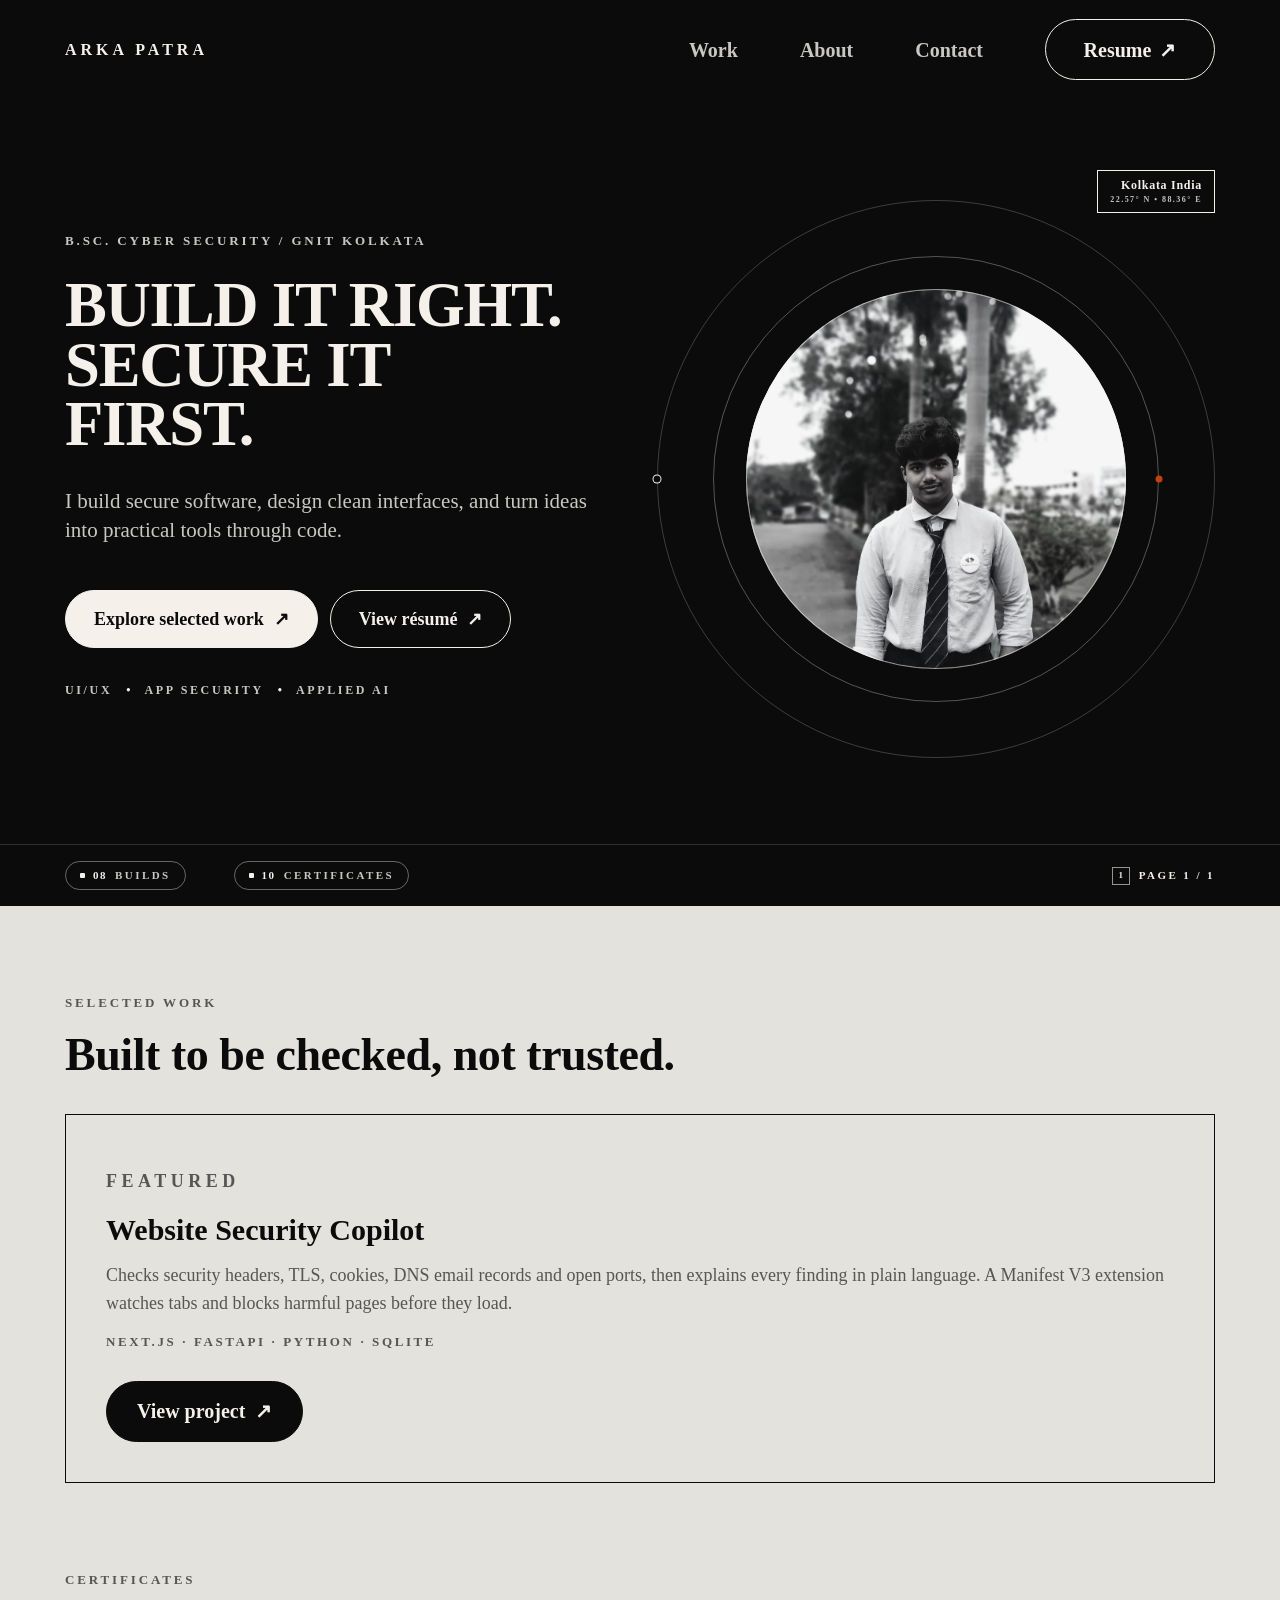
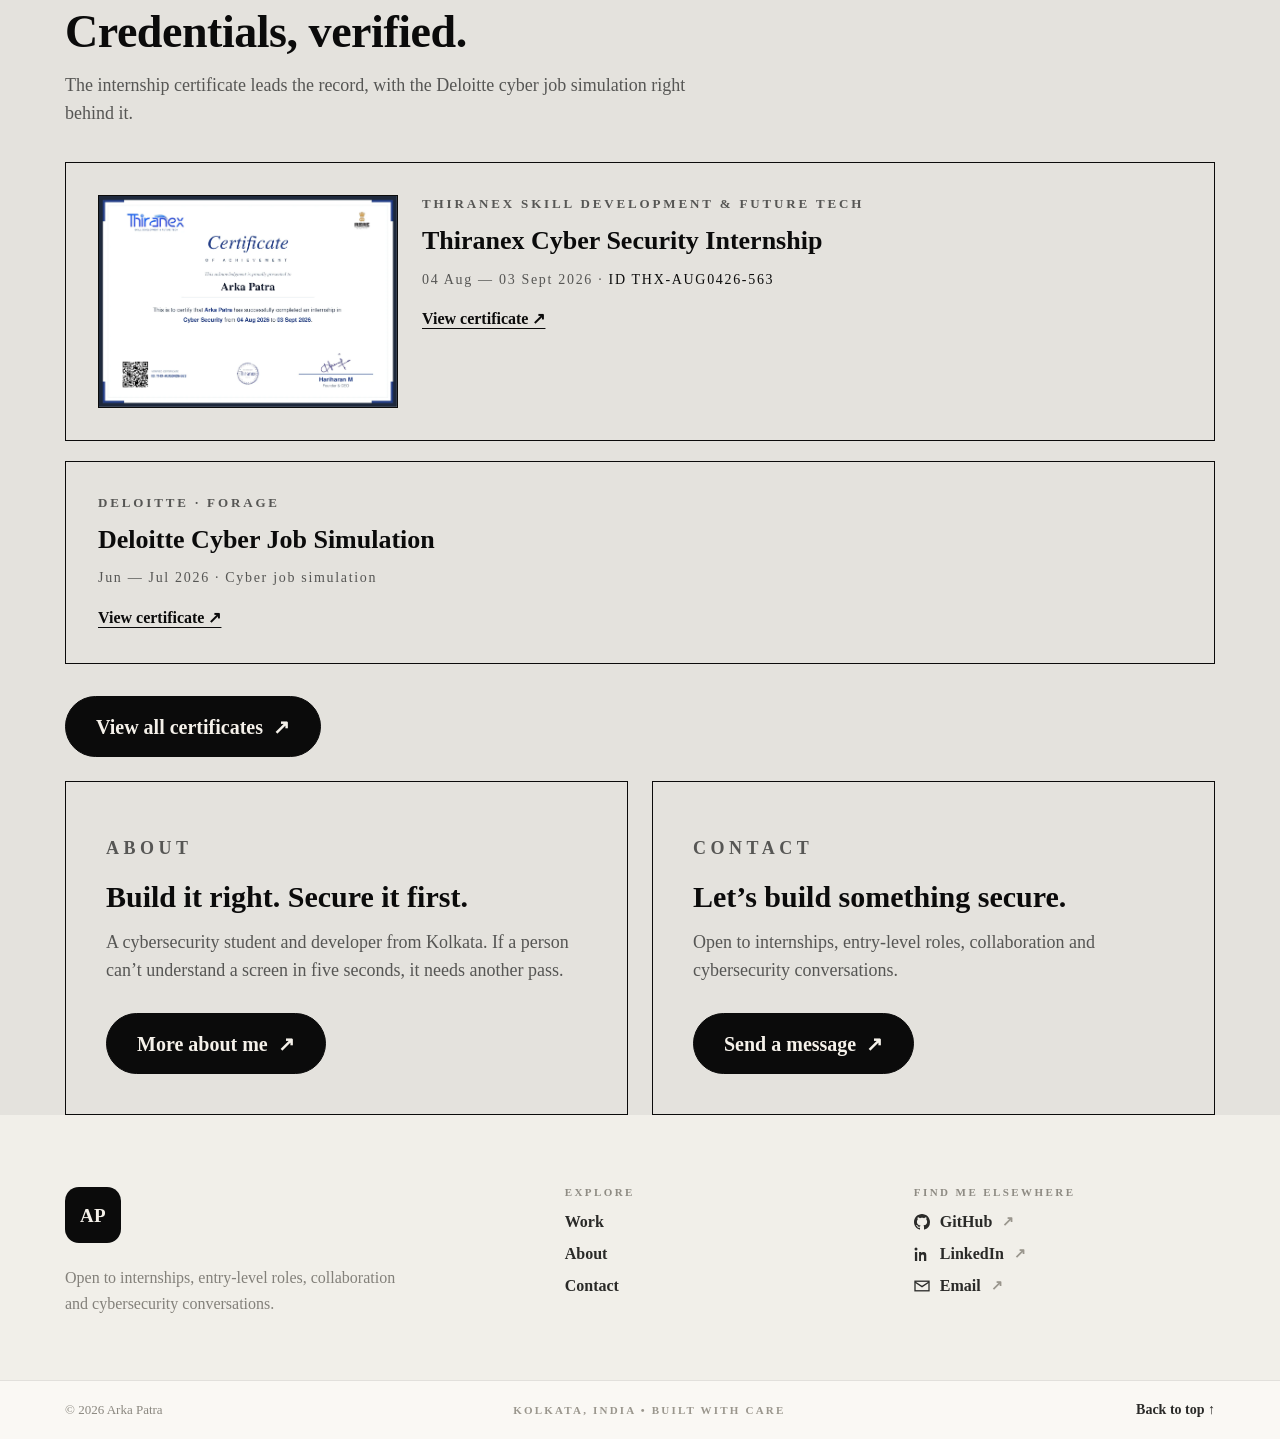
<file: index.html>
<!DOCTYPE html>
<html lang="en">
<head>
<meta charset="UTF-8">
<meta name="viewport" content="width=device-width, initial-scale=1.0">
<title>Home — Arka Patra</title>
<meta name="description" content="Arka Patra — cybersecurity student and developer. Full-stack apps, security tools and applied AI. Selected work and verified certificates.">
<meta name="theme-color" content="#0B0B0B">
<link rel="icon" href="assets/favicon.svg" type="image/svg+xml">
<link rel="stylesheet" href="assets/css/site.css?v=25">
</head>
<body class="page-brutal" id="top">

<a class="skip-link" href="#main">Skip to content</a>

<header class="site-head site-head--band">
  <div class="wrap nav">
    <a class="brand" href="index.html">ARKA PATRA</a>
    <nav class="nav-links" aria-label="Primary">
      <a href="projects.html">Work</a>
      <a href="about.html">About</a>
      <a href="contact.html">Contact</a>
      <a class="nav-cv" href="assets/Arka_Patra_CV_2026.pdf" target="_blank" rel="noopener">Resume <span aria-hidden="true">↗</span></a>
    </nav>
    <button class="nav-toggle" id="menuToggle" type="button" aria-label="Open menu" aria-controls="mobileMenu" aria-expanded="false">
      <span></span><span></span><span></span>
    </button>
  </div>
  <nav class="mobile-menu" id="mobileMenu" aria-label="Mobile">
    <div class="mobile-menu__inner wrap">
      <a href="projects.html">Work</a>
      <a href="about.html">About</a>
      <a href="contact.html">Contact</a>
      <a href="assets/Arka_Patra_CV_2026.pdf" target="_blank" rel="noopener">Resume ↗</a>
    </div>
  </nav>
</header>

<main id="main">

  <div class="hero-shell">
  <section class="home-hero" aria-labelledby="homeTitle">
    <div class="wrap home-hero__grid">
      <div class="home-hero__copy">
        <p class="label home-hero__label">B.Sc. Cyber Security / GNIT Kolkata</p>
        <h1 id="homeTitle"><span>Build it right.</span><em>Secure it first.</em></h1>
        <p class="home-hero__intro">I build secure software, design clean interfaces, and turn ideas into practical tools through code.</p>
        <div class="home-hero__actions">
          <a class="btn btn--solid" href="projects.html">Explore selected work <span aria-hidden="true">↗</span></a>
          <a class="btn btn--ghost" href="assets/Arka_Patra_CV_2026.pdf" target="_blank" rel="noopener">View résumé <span aria-hidden="true">↗</span></a>
        </div>
        <p class="home-hero__skills"><span>UI/UX</span><span aria-hidden="true">•</span><span>App Security</span><span aria-hidden="true">•</span><span>Applied AI</span></p>
      </div>
      <figure class="home-hero__media">
        <div class="hero-orbit">
          <span class="hero-orbit__ring hero-orbit__ring--outer" aria-hidden="true"></span>
          <span class="hero-orbit__ring hero-orbit__ring--mid" aria-hidden="true"></span>
          <span class="hero-orbit__ring hero-orbit__ring--inner" aria-hidden="true"></span>
          <span class="hero-orbit__spin hero-orbit__spin--a" aria-hidden="true">
            <span class="hero-orbit__dot"></span>
          </span>
          <span class="hero-orbit__spin hero-orbit__spin--b" aria-hidden="true">
            <span class="hero-orbit__dot hero-orbit__dot--alt"></span>
          </span>
          <div class="home-hero__portrait">
            <img src="assets/arka-patra-about.webp?v=2" alt="Arka Patra standing outdoors in a light shirt and dark tie" width="963" height="1280" fetchpriority="high" decoding="async">
          </div>
        </div>
        <figcaption class="home-hero__place">
          <span>Kolkata India</span>
          <span class="home-hero__coords">22.57° N <span aria-hidden="true">•</span> 88.36° E</span>
        </figcaption>
      </figure>
    </div>

    <div class="wrap hero-bar">
      <div class="hero-bar__stats">
        <p class="hero-bar__stat"><span class="hero-bar__mark" aria-hidden="true"></span><b>08</b><span>Builds</span></p>
        <p class="hero-bar__stat"><span class="hero-bar__mark" aria-hidden="true"></span><b>10</b><span>Certificates</span></p>
      </div>
      <p class="hero-bar__page"><span class="hero-bar__page-no" aria-hidden="true">1</span><span>Page 1 / 1</span></p>
    </div>
  </section>
  </div>

  <div class="home-flow">

  <section class="wrap home-section" aria-labelledby="workTitle">
    <p class="label home-hero__label">Selected work</p>
    <h2 id="workTitle">Built to be checked, not trusted.</h2>
    <div class="panel-pine" style="margin-top:34px">
      <p class="label">Featured</p>
      <h3>Website Security Copilot</h3>
      <p>Checks security headers, TLS, cookies, DNS email records and open ports, then explains every finding in plain language. A Manifest V3 extension watches tabs and blocks harmful pages before they load.</p>
      <p class="tech">Next.js · FastAPI · Python · SQLite</p>
      <a class="btn btn--solid" href="projects.html#project-copilot">View project <span aria-hidden="true">↗</span></a>
    </div>
  </section>

  <section class="wrap home-section home-certs" id="certificates" aria-labelledby="certTitle">
    <p class="label home-hero__label">Certificates</p>
    <h2 id="certTitle">Credentials, verified.</h2>
    <p class="home-section__sub">The internship certificate leads the record, with the Deloitte cyber job simulation right behind it.</p>

    <div class="home-certs__list">

      <article class="pine-card pine-card--wide">
        <a href="assets/Thiranex_Certificate_Arka_Patra_THX-AUG0426-563.pdf" target="_blank" rel="noopener" aria-label="Open the Thiranex internship certificate PDF">
          <img src="assets/cert-thiranex-preview.webp" alt="Thiranex certificate of achievement awarded to Arka Patra for completing a cyber security internship" width="1287" height="910" loading="lazy" decoding="async">
        </a>
        <div>
          <p class="pine-card__issuer">Thiranex Skill Development &amp; Future Tech</p>
          <h3>Thiranex Cyber Security Internship</h3>
          <p class="pine-card__meta">04 Aug — 03 Sept 2026 · <span class="pine-card__id">ID THX-AUG0426-563</span></p>
          <a class="pine-card__link" href="assets/Thiranex_Certificate_Arka_Patra_THX-AUG0426-563.pdf" target="_blank" rel="noopener">View certificate ↗</a>
        </div>
      </article>

      <article class="pine-card">
        <div>
          <p class="pine-card__issuer">Deloitte · Forage</p>
          <h3>Deloitte Cyber Job Simulation</h3>
          <p class="pine-card__meta">Jun — Jul 2026 · Cyber job simulation</p>
          <a class="pine-card__link" href="assets/cert-deloitte-cyber.pdf" target="_blank" rel="noopener">View certificate ↗</a>
        </div>
      </article>

    </div>

    <a class="btn btn--solid" href="certificates.html">View all certificates <span aria-hidden="true">↗</span></a>
  </section>

  <section class="wrap home-section home-pair" aria-label="About and contact">
    <article class="panel-pine">
      <p class="label">About</p>
      <h3>Build it right. Secure it first.</h3>
      <p>A cybersecurity student and developer from Kolkata. If a person can’t understand a screen in five seconds, it needs another pass.</p>
      <a class="btn btn--solid" href="about.html">More about me <span aria-hidden="true">↗</span></a>
    </article>
    <article class="panel-pine">
      <p class="label">Contact</p>
      <h3>Let’s build something secure.</h3>
      <p>Open to internships, entry-level roles, collaboration and cybersecurity conversations.</p>
      <a class="btn btn--solid" href="contact.html">Send a message <span aria-hidden="true">↗</span></a>
    </article>
  </section>

  </div>

</main>

<footer class="site-footer">
  <div class="wrap site-footer__grid">
    <div class="site-footer__brand">
      <span class="site-footer__logo" aria-hidden="true">AP</span>
      <p class="site-footer__tagline">Open to internships, entry-level roles, collaboration and cybersecurity conversations.</p>
    </div>

    <nav class="site-footer__col" aria-label="Explore">
      <p class="site-footer__label">Explore</p>
      <a href="projects.html">Work</a>
      <a href="about.html">About</a>
      <a href="contact.html">Contact</a>
    </nav>

    <div class="site-footer__col">
      <p class="site-footer__label">Find me elsewhere</p>
      <a href="https://github.com/arkap1502" target="_blank" rel="noopener">
        <svg class="site-footer__icon" viewBox="0 0 16 16" fill="currentColor" aria-hidden="true" focusable="false"><path d="M8 0C3.58 0 0 3.58 0 8c0 3.54 2.29 6.53 5.47 7.59.4.07.55-.17.55-.38 0-.19-.01-.82-.01-1.49-2.01.37-2.53-.49-2.69-.94-.09-.23-.48-.94-.82-1.13-.28-.15-.68-.52-.01-.53.63-.01 1.08.58 1.23.82.72 1.21 1.87.87 2.33.66.07-.52.28-.87.51-1.07-1.78-.2-3.64-.89-3.64-3.95 0-.87.31-1.59.82-2.15-.08-.2-.36-1.02.08-2.12 0 0 .67-.21 2.2.82.64-.18 1.32-.27 2-.27s1.36.09 2 .27c1.53-1.04 2.2-.82 2.2-.82.44 1.1.16 1.92.08 2.12.51.56.82 1.27.82 2.15 0 3.07-1.87 3.75-3.65 3.95.29.25.54.73.54 1.48 0 1.07-.01 1.93-.01 2.2 0 .21.15.46.55.38A8.01 8.01 0 0 0 16 8c0-4.42-3.58-8-8-8Z"/></svg>
        GitHub <span class="site-footer__arrow" aria-hidden="true">↗</span>
      </a>
      <a href="https://www.linkedin.com/in/arka-patra-579110422/" target="_blank" rel="noopener">
        <svg class="site-footer__icon" viewBox="0 0 16 16" fill="currentColor" aria-hidden="true" focusable="false"><path d="M2 1.5a1.5 1.5 0 1 1 0 3 1.5 1.5 0 0 1 0-3ZM.9 5.9h2.3V15H.9V5.9Zm4.2 0h2.2v1.2h.03c.31-.58 1.06-1.2 2.19-1.2 2.34 0 2.77 1.54 2.77 3.55V15h-2.3v-4.2c0-1-.02-2.29-1.4-2.29-1.4 0-1.61 1.09-1.61 2.22V15H5.1V5.9Z"/></svg>
        LinkedIn <span class="site-footer__arrow" aria-hidden="true">↗</span>
      </a>
      <a href="mailto:arkap1502@gmail.com">
        <svg class="site-footer__icon" viewBox="0 0 16 16" fill="none" stroke="currentColor" stroke-width="1.3" aria-hidden="true" focusable="false"><rect x="1" y="3.2" width="14" height="9.6"/><path d="m1 4 7 4.6L15 4"/></svg>
        Email <span class="site-footer__arrow" aria-hidden="true">↗</span>
      </a>
    </div>
  </div>

  <div class="site-footer__base">
    <div class="wrap">
      <span class="site-footer__copy">© 2026 Arka Patra</span>
      <span class="site-footer__place">Kolkata, India • Built with care</span>
      <a class="site-footer__top" href="#top">Back to top ↑</a>
    </div>
  </div>
</footer>

<script src="assets/site.js?v=12" defer></script>
</body>
</html>
</file>
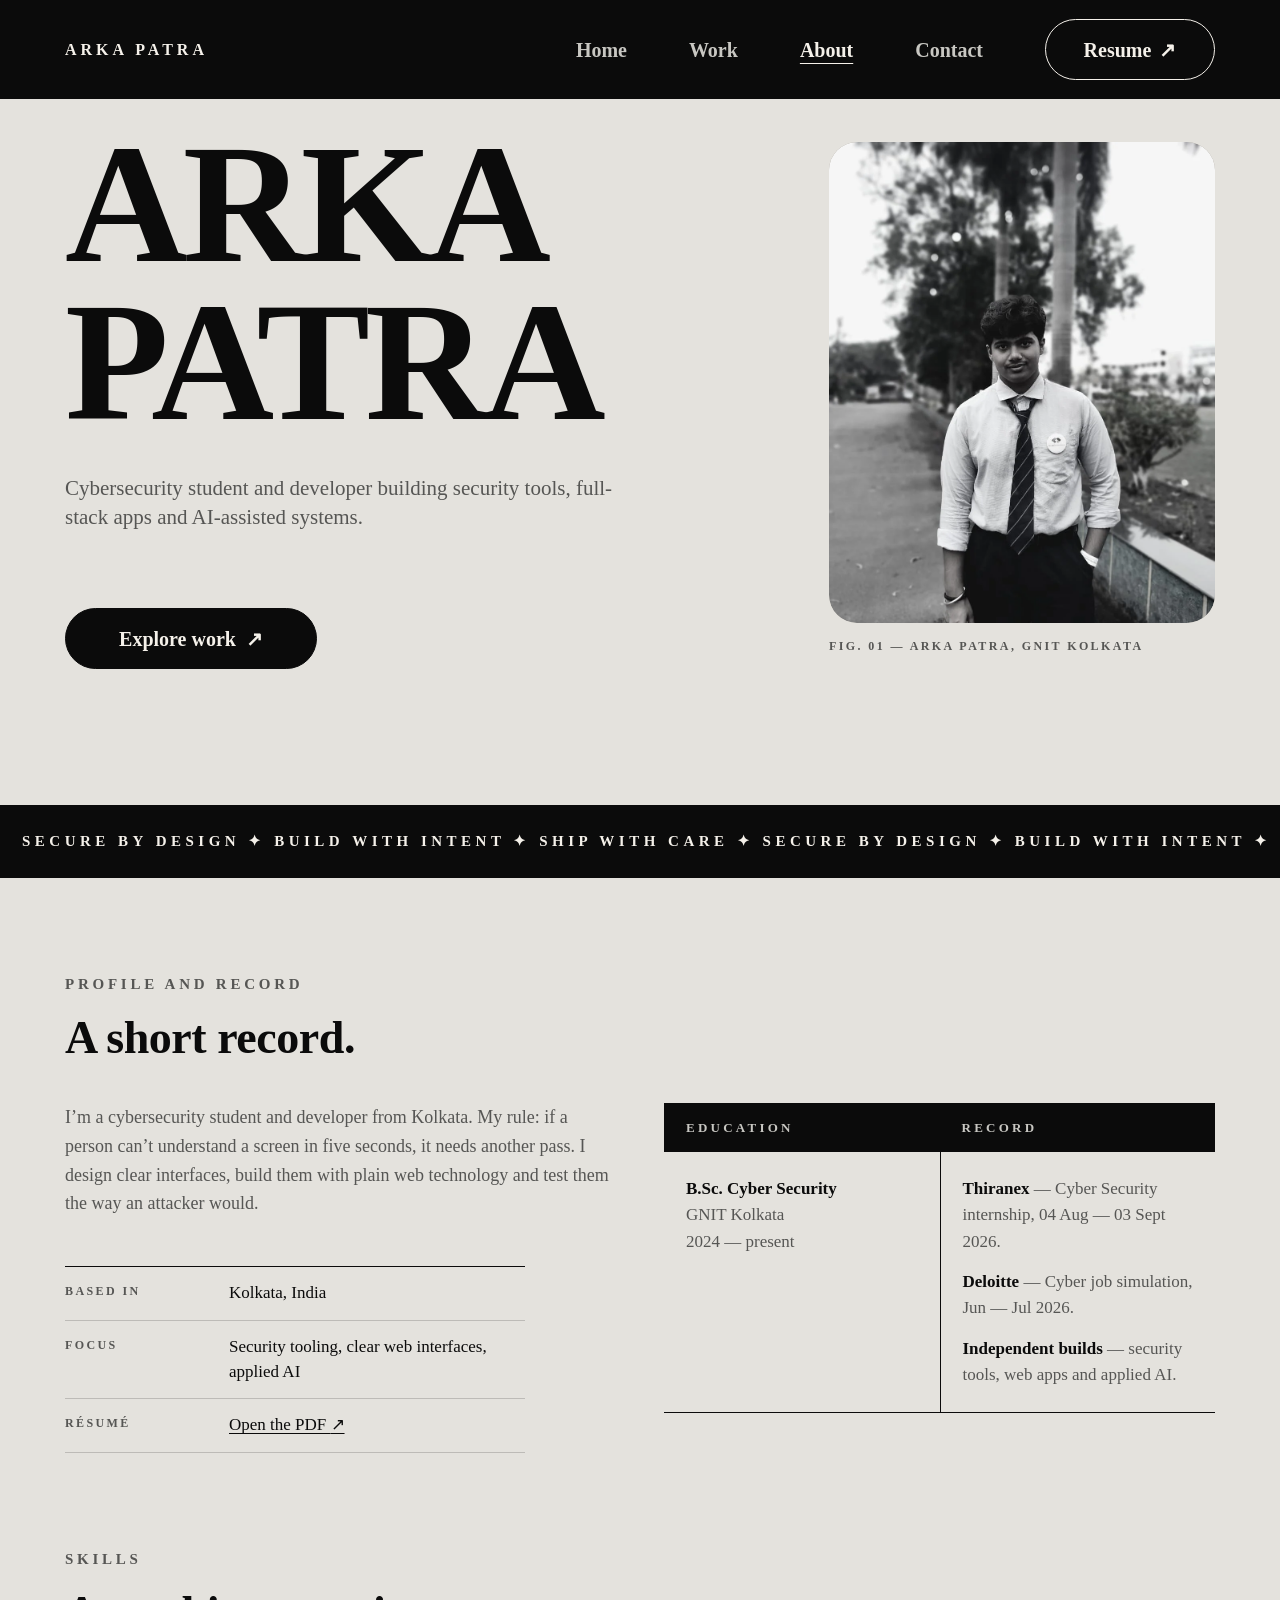
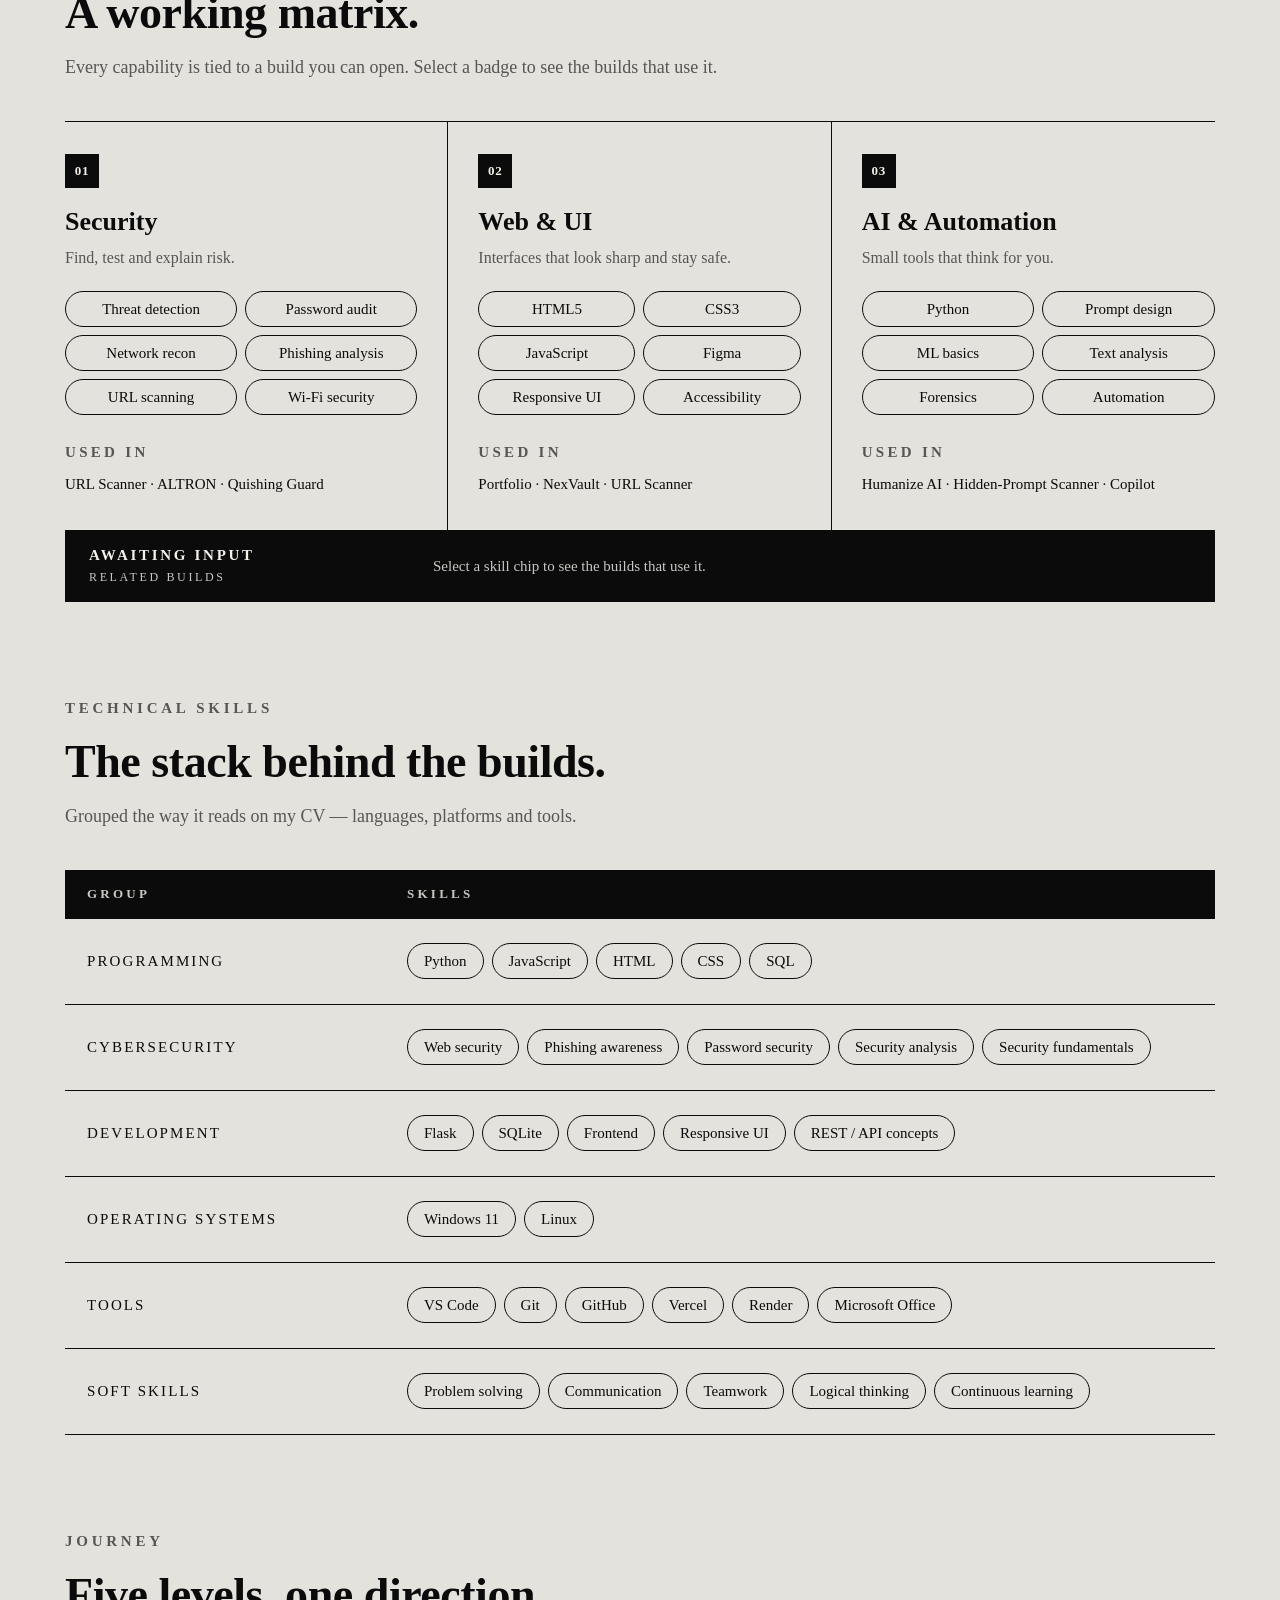
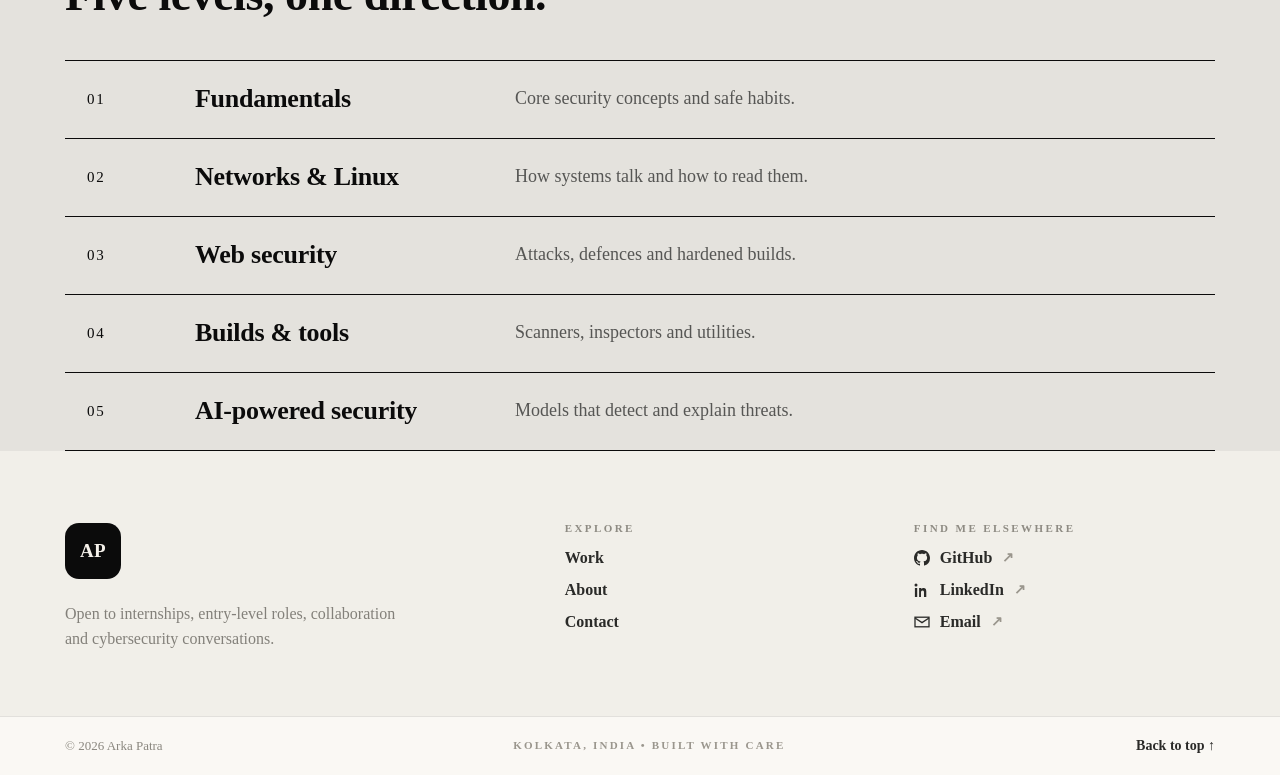
<file: about.html>
<!DOCTYPE html>
<html lang="en">
<head>
<meta charset="UTF-8">
<meta name="viewport" content="width=device-width, initial-scale=1.0">
<title>About — Arka Patra</title>
<meta name="description" content="About Arka Patra — cybersecurity student at GNIT Kolkata. Profile and record, the working skills matrix, the technical stack and the five-level journey.">
<meta name="theme-color" content="#E4E2DD">
<link rel="icon" href="assets/favicon.svg" type="image/svg+xml">
<link rel="stylesheet" href="assets/css/site.css?v=25">
</head>
<body class="page-brutal" id="top">

<a class="skip-link" href="#main">Skip to content</a>

<header class="site-head site-head--band">
  <div class="wrap nav">
    <a class="brand" href="index.html">ARKA PATRA</a>
    <nav class="nav-links" aria-label="Primary">
      <a href="index.html">Home</a>
      <a href="projects.html">Work</a>
      <a href="about.html" aria-current="page">About</a>
      <a href="contact.html">Contact</a>
      <a class="nav-cv" href="assets/Arka_Patra_CV_2026.pdf" target="_blank" rel="noopener">Resume <span aria-hidden="true">↗</span></a>
    </nav>
    <button class="nav-toggle" id="menuToggle" type="button" aria-label="Open menu" aria-controls="mobileMenu" aria-expanded="false">
      <span></span><span></span><span></span>
    </button>
  </div>
  <nav class="mobile-menu" id="mobileMenu" aria-label="Mobile">
    <div class="mobile-menu__inner wrap">
      <a href="index.html">Home</a>
      <a href="projects.html">Work</a>
      <a href="about.html" aria-current="page">About</a>
      <a href="contact.html">Contact</a>
      <a href="assets/Arka_Patra_CV_2026.pdf" target="_blank" rel="noopener">Resume ↗</a>
    </div>
  </nav>
</header>

<main id="main">

  <div class="wrap">
    <section class="about-hero" aria-labelledby="aboutTitle">
      <div>
        <h1 id="aboutTitle">Arka<br>Patra</h1>
        <p class="about-hero__intro">Cybersecurity student and developer building security tools, full-stack apps and AI-assisted systems.</p>
        <a class="btn btn--solid" href="projects.html">Explore work <span aria-hidden="true">↗</span></a>
      </div>
      <figure class="about-hero__figure">
        <div class="about-hero__photo">
          <img src="assets/arka-patra-about.webp?v=2" alt="Arka Patra standing outdoors in a light shirt and dark tie" width="963" height="1280" fetchpriority="high" decoding="async">
        </div>
        <figcaption>Fig. 01 — Arka Patra, GNIT Kolkata</figcaption>
      </figure>
    </section>
  </div>

  <div class="marquee" aria-hidden="true">
    <p>Secure by design ✦ Build with intent ✦ Ship with care ✦ Secure by design ✦ Build with intent ✦ Ship with care</p>
  </div>

  <div class="wrap">

    <section class="section" id="profile" aria-labelledby="profileTitle">
      <p class="label section-label">Profile and record</p>
      <h2 class="section-title" id="profileTitle">A short record.</h2>

      <div class="profile-grid">
        <div class="profile-grid__bio">
          <p>I’m a cybersecurity student and developer from Kolkata. My rule: if a person can’t understand a screen in five seconds, it needs another pass. I design clear interfaces, build them with plain web technology and test them the way an attacker would.</p>

          <dl class="profile-facts">
            <div class="profile-facts__row">
              <dt>Based in</dt>
              <dd>Kolkata, India</dd>
            </div>
            <div class="profile-facts__row">
              <dt>Focus</dt>
              <dd>Security tooling, clear web interfaces, applied AI</dd>
            </div>
            <div class="profile-facts__row">
              <dt>Résumé</dt>
              <dd><a href="assets/Arka_Patra_CV_2026.pdf" target="_blank" rel="noopener">Open the PDF <span aria-hidden="true">↗</span></a></dd>
            </div>
          </dl>
        </div>

        <div class="two-col-ledger">
          <div class="two-col-ledger__head">
            <span>Education</span>
            <span>Record</span>
          </div>
          <div class="two-col-ledger__body">
            <div>
              <p><strong>B.Sc. Cyber Security</strong><br>GNIT Kolkata<br>2024 — present</p>
            </div>
            <div>
              <ul>
                <li><strong>Thiranex</strong> — Cyber Security internship, 04 Aug — 03 Sept 2026.</li>
                <li><strong>Deloitte</strong> — Cyber job simulation, Jun — Jul 2026.</li>
                <li><strong>Independent builds</strong> — security tools, web apps and applied AI.</li>
              </ul>
            </div>
          </div>
        </div>
      </div>
    </section>

    <section class="section" id="skills" aria-labelledby="matrixTitle">
      <p class="label section-label">Skills</p>
      <h2 class="section-title" id="matrixTitle">A working matrix.</h2>
      <p class="section-line">Every capability is tied to a build you can open. Select a badge to see the builds that use it.</p>

      <div class="matrix">

        <section class="matrix__col" data-used="urlScanner altron quishing" aria-labelledby="matrixSecurity">
          <span class="matrix__index" aria-hidden="true">01</span>
          <h3 id="matrixSecurity">Security</h3>
          <p class="matrix__sub">Find, test and explain risk.</p>
          <div class="chip-grid">
            <button class="chip-btn" type="button" aria-pressed="false" data-skill="Threat detection">Threat detection</button>
            <button class="chip-btn" type="button" aria-pressed="false" data-skill="Password audit">Password audit</button>
            <button class="chip-btn" type="button" aria-pressed="false" data-skill="Network recon">Network recon</button>
            <button class="chip-btn" type="button" aria-pressed="false" data-skill="Phishing analysis">Phishing analysis</button>
            <button class="chip-btn" type="button" aria-pressed="false" data-skill="URL scanning">URL scanning</button>
            <button class="chip-btn" type="button" aria-pressed="false" data-skill="Wi-Fi security">Wi-Fi security</button>
          </div>
          <div class="matrix__used">
            <span class="label">Used in</span>
            <p>URL Scanner · ALTRON · Quishing Guard</p>
          </div>
        </section>

        <section class="matrix__col" data-used="portfolio nexvault urlScanner" aria-labelledby="matrixWeb">
          <span class="matrix__index" aria-hidden="true">02</span>
          <h3 id="matrixWeb">Web &amp; UI</h3>
          <p class="matrix__sub">Interfaces that look sharp and stay safe.</p>
          <div class="chip-grid">
            <button class="chip-btn" type="button" aria-pressed="false" data-skill="HTML5">HTML5</button>
            <button class="chip-btn" type="button" aria-pressed="false" data-skill="CSS3">CSS3</button>
            <button class="chip-btn" type="button" aria-pressed="false" data-skill="JavaScript">JavaScript</button>
            <button class="chip-btn" type="button" aria-pressed="false" data-skill="Figma">Figma</button>
            <button class="chip-btn" type="button" aria-pressed="false" data-skill="Responsive UI">Responsive UI</button>
            <button class="chip-btn" type="button" aria-pressed="false" data-skill="Accessibility">Accessibility</button>
          </div>
          <div class="matrix__used">
            <span class="label">Used in</span>
            <p>Portfolio · NexVault · URL Scanner</p>
          </div>
        </section>

        <section class="matrix__col" data-used="humanize prompt copilot" aria-labelledby="matrixAI">
          <span class="matrix__index" aria-hidden="true">03</span>
          <h3 id="matrixAI">AI &amp; Automation</h3>
          <p class="matrix__sub">Small tools that think for you.</p>
          <div class="chip-grid">
            <button class="chip-btn" type="button" aria-pressed="false" data-skill="Python">Python</button>
            <button class="chip-btn" type="button" aria-pressed="false" data-skill="Prompt design">Prompt design</button>
            <button class="chip-btn" type="button" aria-pressed="false" data-skill="ML basics">ML basics</button>
            <button class="chip-btn" type="button" aria-pressed="false" data-skill="Text analysis">Text analysis</button>
            <button class="chip-btn" type="button" aria-pressed="false" data-skill="Forensics">Forensics</button>
            <button class="chip-btn" type="button" aria-pressed="false" data-skill="Automation">Automation</button>
          </div>
          <div class="matrix__used">
            <span class="label">Used in</span>
            <p>Humanize AI · Hidden-Prompt Scanner · Copilot</p>
          </div>
        </section>

      </div>

      <div class="readout" aria-live="polite">
        <div class="readout__label">
          <b id="skillReadoutName">Awaiting input</b>
          <span class="readout__sub">Related builds</span>
        </div>
        <p class="readout__body" id="skillReadoutBody">Select a skill chip to see the builds that use it.</p>
      </div>
    </section>

    <section class="section" id="technical-skills" aria-labelledby="techTitle">
      <p class="label section-label">Technical skills</p>
      <h2 class="section-title" id="techTitle">The stack behind the builds.</h2>
      <p class="section-line">Grouped the way it reads on my CV — languages, platforms and tools.</p>

      <div class="ledger tech-ledger">
        <div class="ledger__head" aria-hidden="true">
          <span>Group</span>
          <span>Skills</span>
        </div>
        <div class="ledger__rows">
          <div class="ledger__row">
            <span class="ledger__group">Programming</span>
            <div class="chip-list">
              <span class="chip">Python</span>
              <span class="chip">JavaScript</span>
              <span class="chip">HTML</span>
              <span class="chip">CSS</span>
              <span class="chip">SQL</span>
            </div>
          </div>
          <div class="ledger__row">
            <span class="ledger__group">Cybersecurity</span>
            <div class="chip-list">
              <span class="chip">Web security</span>
              <span class="chip">Phishing awareness</span>
              <span class="chip">Password security</span>
              <span class="chip">Security analysis</span>
              <span class="chip">Security fundamentals</span>
            </div>
          </div>
          <div class="ledger__row">
            <span class="ledger__group">Development</span>
            <div class="chip-list">
              <span class="chip">Flask</span>
              <span class="chip">SQLite</span>
              <span class="chip">Frontend</span>
              <span class="chip">Responsive UI</span>
              <span class="chip">REST / API concepts</span>
            </div>
          </div>
          <div class="ledger__row">
            <span class="ledger__group">Operating systems</span>
            <div class="chip-list">
              <span class="chip">Windows 11</span>
              <span class="chip">Linux</span>
            </div>
          </div>
          <div class="ledger__row">
            <span class="ledger__group">Tools</span>
            <div class="chip-list">
              <span class="chip">VS Code</span>
              <span class="chip">Git</span>
              <span class="chip">GitHub</span>
              <span class="chip">Vercel</span>
              <span class="chip">Render</span>
              <span class="chip">Microsoft Office</span>
            </div>
          </div>
          <div class="ledger__row">
            <span class="ledger__group">Soft skills</span>
            <div class="chip-list">
              <span class="chip">Problem solving</span>
              <span class="chip">Communication</span>
              <span class="chip">Teamwork</span>
              <span class="chip">Logical thinking</span>
              <span class="chip">Continuous learning</span>
            </div>
          </div>
        </div>
      </div>
    </section>

    <section class="section" id="journey" aria-labelledby="journeyTitle">
      <p class="label section-label">Journey</p>
      <h2 class="section-title" id="journeyTitle">Five levels, one direction.</h2>

      <div class="ledger journey">
        <div class="ledger__rows">
          <div class="ledger__row">
            <span class="ledger__no">01</span>
            <span class="ledger__project">Fundamentals</span>
            <span class="ledger__what">Core security concepts and safe habits.</span>
          </div>
          <div class="ledger__row">
            <span class="ledger__no">02</span>
            <span class="ledger__project">Networks &amp; Linux</span>
            <span class="ledger__what">How systems talk and how to read them.</span>
          </div>
          <div class="ledger__row">
            <span class="ledger__no">03</span>
            <span class="ledger__project">Web security</span>
            <span class="ledger__what">Attacks, defences and hardened builds.</span>
          </div>
          <div class="ledger__row">
            <span class="ledger__no">04</span>
            <span class="ledger__project">Builds &amp; tools</span>
            <span class="ledger__what">Scanners, inspectors and utilities.</span>
          </div>
          <div class="ledger__row">
            <span class="ledger__no">05</span>
            <span class="ledger__project">AI-powered security</span>
            <span class="ledger__what">Models that detect and explain threats.</span>
          </div>
        </div>
      </div>
    </section>

  </div>
</main>

<footer class="site-footer">
  <div class="wrap site-footer__grid">
    <div class="site-footer__brand">
      <span class="site-footer__logo" aria-hidden="true">AP</span>
      <p class="site-footer__tagline">Open to internships, entry-level roles, collaboration and cybersecurity conversations.</p>
    </div>

    <nav class="site-footer__col" aria-label="Explore">
      <p class="site-footer__label">Explore</p>
      <a href="projects.html">Work</a>
      <a href="about.html">About</a>
      <a href="contact.html">Contact</a>
    </nav>

    <div class="site-footer__col">
      <p class="site-footer__label">Find me elsewhere</p>
      <a href="https://github.com/arkap1502" target="_blank" rel="noopener">
        <svg class="site-footer__icon" viewBox="0 0 16 16" fill="currentColor" aria-hidden="true" focusable="false"><path d="M8 0C3.58 0 0 3.58 0 8c0 3.54 2.29 6.53 5.47 7.59.4.07.55-.17.55-.38 0-.19-.01-.82-.01-1.49-2.01.37-2.53-.49-2.69-.94-.09-.23-.48-.94-.82-1.13-.28-.15-.68-.52-.01-.53.63-.01 1.08.58 1.23.82.72 1.21 1.87.87 2.33.66.07-.52.28-.87.51-1.07-1.78-.2-3.64-.89-3.64-3.95 0-.87.31-1.59.82-2.15-.08-.2-.36-1.02.08-2.12 0 0 .67-.21 2.2.82.64-.18 1.32-.27 2-.27s1.36.09 2 .27c1.53-1.04 2.2-.82 2.2-.82.44 1.1.16 1.92.08 2.12.51.56.82 1.27.82 2.15 0 3.07-1.87 3.75-3.65 3.95.29.25.54.73.54 1.48 0 1.07-.01 1.93-.01 2.2 0 .21.15.46.55.38A8.01 8.01 0 0 0 16 8c0-4.42-3.58-8-8-8Z"/></svg>
        GitHub <span class="site-footer__arrow" aria-hidden="true">↗</span>
      </a>
      <a href="https://www.linkedin.com/in/arka-patra-579110422/" target="_blank" rel="noopener">
        <svg class="site-footer__icon" viewBox="0 0 16 16" fill="currentColor" aria-hidden="true" focusable="false"><path d="M2 1.5a1.5 1.5 0 1 1 0 3 1.5 1.5 0 0 1 0-3ZM.9 5.9h2.3V15H.9V5.9Zm4.2 0h2.2v1.2h.03c.31-.58 1.06-1.2 2.19-1.2 2.34 0 2.77 1.54 2.77 3.55V15h-2.3v-4.2c0-1-.02-2.29-1.4-2.29-1.4 0-1.61 1.09-1.61 2.22V15H5.1V5.9Z"/></svg>
        LinkedIn <span class="site-footer__arrow" aria-hidden="true">↗</span>
      </a>
      <a href="mailto:arkap1502@gmail.com">
        <svg class="site-footer__icon" viewBox="0 0 16 16" fill="none" stroke="currentColor" stroke-width="1.3" aria-hidden="true" focusable="false"><rect x="1" y="3.2" width="14" height="9.6"/><path d="m1 4 7 4.6L15 4"/></svg>
        Email <span class="site-footer__arrow" aria-hidden="true">↗</span>
      </a>
    </div>
  </div>

  <div class="site-footer__base">
    <div class="wrap">
      <span class="site-footer__copy">© 2026 Arka Patra</span>
      <span class="site-footer__place">Kolkata, India • Built with care</span>
      <a class="site-footer__top" href="#top">Back to top ↑</a>
    </div>
  </div>
</footer>

<script src="assets/site.js?v=12" defer></script>
</body>
</html>
</file>
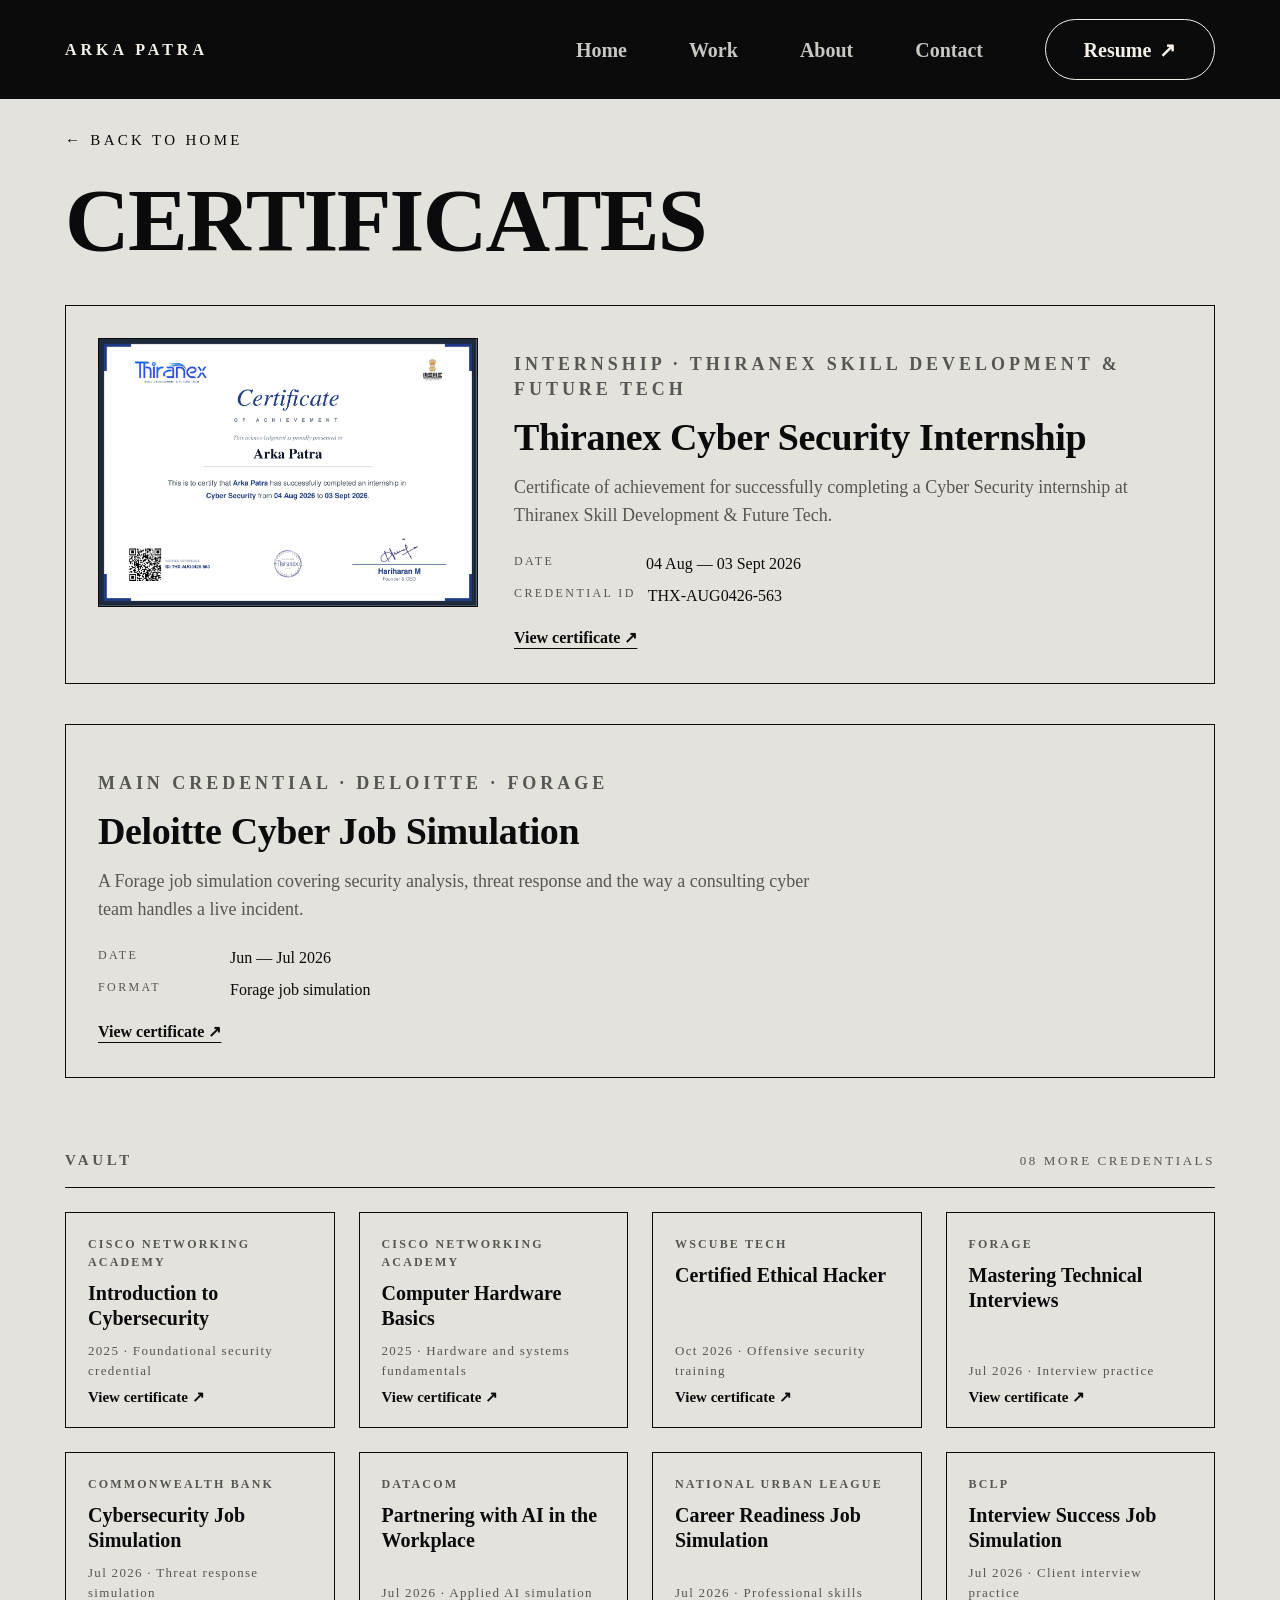
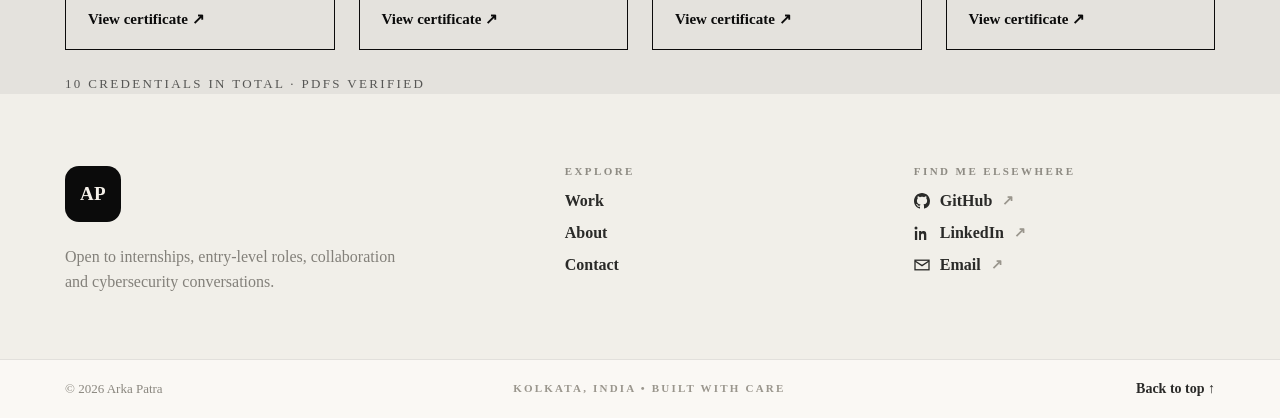
<file: certificates.html>
<!DOCTYPE html>
<html lang="en">
<head>
<meta charset="UTF-8">
<meta name="viewport" content="width=device-width, initial-scale=1.0">
<title>Certificates — Arka Patra</title>
<meta name="description" content="Verified certificates by Arka Patra — the Thiranex internship certificate, the Deloitte cyber job simulation and eight more credentials.">
<meta name="theme-color" content="#E4E2DD">
<link rel="icon" href="assets/favicon.svg" type="image/svg+xml">
<link rel="stylesheet" href="assets/css/site.css?v=25">
</head>
<body class="page-brutal" id="top">

<a class="skip-link" href="#main">Skip to content</a>

<header class="site-head site-head--band">
  <div class="wrap nav">
    <a class="brand" href="index.html">ARKA PATRA</a>
    <nav class="nav-links" aria-label="Primary">
      <a href="index.html">Home</a>
      <a href="projects.html">Work</a>
      <a href="about.html">About</a>
      <a href="contact.html">Contact</a>
      <a class="nav-cv" href="assets/Arka_Patra_CV_2026.pdf" target="_blank" rel="noopener">Resume <span aria-hidden="true">↗</span></a>
    </nav>
    <button class="nav-toggle" id="menuToggle" type="button" aria-label="Open menu" aria-controls="mobileMenu" aria-expanded="false">
      <span></span><span></span><span></span>
    </button>
  </div>
  <nav class="mobile-menu" id="mobileMenu" aria-label="Mobile">
    <div class="mobile-menu__inner wrap">
      <a href="index.html">Home</a>
      <a href="projects.html">Work</a>
      <a href="about.html">About</a>
      <a href="contact.html">Contact</a>
      <a href="assets/Arka_Patra_CV_2026.pdf" target="_blank" rel="noopener">Resume ↗</a>
    </div>
  </nav>
</header>

<main id="main">
  <div class="wrap">

    <a class="back-link" href="index.html">← Back to home</a>
    <h1 class="cert-title">Certificates</h1>

    <article class="cert" aria-labelledby="certThiranex">
      <a href="assets/Thiranex_Certificate_Arka_Patra_THX-AUG0426-563.pdf" target="_blank" rel="noopener" aria-label="Open the Thiranex internship certificate PDF">
        <img src="assets/cert-thiranex-preview.webp" alt="Thiranex certificate of achievement awarded to Arka Patra for completing a cyber security internship" width="1287" height="910" fetchpriority="high" decoding="async">
      </a>
      <div>
        <p class="cert__issuer">Internship · Thiranex Skill Development &amp; Future Tech</p>
        <h2 id="certThiranex">Thiranex Cyber Security Internship</h2>
        <p>Certificate of achievement for successfully completing a Cyber Security internship at Thiranex Skill Development &amp; Future Tech.</p>
        <dl>
          <div><dt>Date</dt><dd>04 Aug — 03 Sept 2026</dd></div>
          <div><dt>Credential ID</dt><dd>THX-AUG0426-563</dd></div>
        </dl>
        <a class="cert-link" href="assets/Thiranex_Certificate_Arka_Patra_THX-AUG0426-563.pdf" target="_blank" rel="noopener">View certificate ↗</a>
      </div>
    </article>

    <article class="cert cert--text" aria-labelledby="certDeloitte">
      <div>
        <p class="cert__issuer">Main credential · Deloitte · Forage</p>
        <h2 id="certDeloitte">Deloitte Cyber Job Simulation</h2>
        <p>A Forage job simulation covering security analysis, threat response and the way a consulting cyber team handles a live incident.</p>
        <dl>
          <div><dt>Date</dt><dd>Jun — Jul 2026</dd></div>
          <div><dt>Format</dt><dd>Forage job simulation</dd></div>
        </dl>
        <a class="cert-link" href="assets/cert-deloitte-cyber.pdf" target="_blank" rel="noopener">View certificate ↗</a>
      </div>
    </article>

    <div class="vault-head" id="vault">
      <p class="label">Vault</p>
      <span>08 more credentials</span>
    </div>

    <div class="vault">

      <a class="cert-card" href="assets/cert-cisco-intro-cybersecurity.pdf" target="_blank" rel="noopener">
        <span class="cert-card__issuer">Cisco Networking Academy</span>
        <span class="cert-card__title">Introduction to Cybersecurity</span>
        <span class="cert-card__meta">2025 · Foundational security credential</span>
        <span class="cert-card__open">View certificate ↗</span>
      </a>

      <a class="cert-card" href="assets/cert-cisco-hardware-basics.pdf" target="_blank" rel="noopener">
        <span class="cert-card__issuer">Cisco Networking Academy</span>
        <span class="cert-card__title">Computer Hardware Basics</span>
        <span class="cert-card__meta">2025 · Hardware and systems fundamentals</span>
        <span class="cert-card__open">View certificate ↗</span>
      </a>

      <a class="cert-card" href="assets/cert-wscube-ethical-hacker-2026.pdf" target="_blank" rel="noopener">
        <span class="cert-card__issuer">WsCube Tech</span>
        <span class="cert-card__title">Certified Ethical Hacker</span>
        <span class="cert-card__meta">Oct 2026 · Offensive security training</span>
        <span class="cert-card__open">View certificate ↗</span>
      </a>

      <a class="cert-card" href="assets/cert-forage-technical-interviews.pdf" target="_blank" rel="noopener">
        <span class="cert-card__issuer">Forage</span>
        <span class="cert-card__title">Mastering Technical Interviews</span>
        <span class="cert-card__meta">Jul 2026 · Interview practice</span>
        <span class="cert-card__open">View certificate ↗</span>
      </a>

      <a class="cert-card" href="assets/cert-commbank-cybersecurity.pdf" target="_blank" rel="noopener">
        <span class="cert-card__issuer">Commonwealth Bank</span>
        <span class="cert-card__title">Cybersecurity Job Simulation</span>
        <span class="cert-card__meta">Jul 2026 · Threat response simulation</span>
        <span class="cert-card__open">View certificate ↗</span>
      </a>

      <a class="cert-card" href="assets/cert-datacom-ai-workplace.pdf" target="_blank" rel="noopener">
        <span class="cert-card__issuer">Datacom</span>
        <span class="cert-card__title">Partnering with AI in the Workplace</span>
        <span class="cert-card__meta">Jul 2026 · Applied AI simulation</span>
        <span class="cert-card__open">View certificate ↗</span>
      </a>

      <a class="cert-card" href="assets/cert-nul-career-readiness.pdf" target="_blank" rel="noopener">
        <span class="cert-card__issuer">National Urban League</span>
        <span class="cert-card__title">Career Readiness Job Simulation</span>
        <span class="cert-card__meta">Jul 2026 · Professional skills</span>
        <span class="cert-card__open">View certificate ↗</span>
      </a>

      <a class="cert-card" href="assets/cert-bclp-interview-success.pdf" target="_blank" rel="noopener">
        <span class="cert-card__issuer">BCLP</span>
        <span class="cert-card__title">Interview Success Job Simulation</span>
        <span class="cert-card__meta">Jul 2026 · Client interview practice</span>
        <span class="cert-card__open">View certificate ↗</span>
      </a>

    </div>

    <p class="cert-note">10 credentials in total · PDFs verified</p>

  </div>
</main>

<footer class="site-footer">
  <div class="wrap site-footer__grid">
    <div class="site-footer__brand">
      <span class="site-footer__logo" aria-hidden="true">AP</span>
      <p class="site-footer__tagline">Open to internships, entry-level roles, collaboration and cybersecurity conversations.</p>
    </div>

    <nav class="site-footer__col" aria-label="Explore">
      <p class="site-footer__label">Explore</p>
      <a href="projects.html">Work</a>
      <a href="about.html">About</a>
      <a href="contact.html">Contact</a>
    </nav>

    <div class="site-footer__col">
      <p class="site-footer__label">Find me elsewhere</p>
      <a href="https://github.com/arkap1502" target="_blank" rel="noopener">
        <svg class="site-footer__icon" viewBox="0 0 16 16" fill="currentColor" aria-hidden="true" focusable="false"><path d="M8 0C3.58 0 0 3.58 0 8c0 3.54 2.29 6.53 5.47 7.59.4.07.55-.17.55-.38 0-.19-.01-.82-.01-1.49-2.01.37-2.53-.49-2.69-.94-.09-.23-.48-.94-.82-1.13-.28-.15-.68-.52-.01-.53.63-.01 1.08.58 1.23.82.72 1.21 1.87.87 2.33.66.07-.52.28-.87.51-1.07-1.78-.2-3.64-.89-3.64-3.95 0-.87.31-1.59.82-2.15-.08-.2-.36-1.02.08-2.12 0 0 .67-.21 2.2.82.64-.18 1.32-.27 2-.27s1.36.09 2 .27c1.53-1.04 2.2-.82 2.2-.82.44 1.1.16 1.92.08 2.12.51.56.82 1.27.82 2.15 0 3.07-1.87 3.75-3.65 3.95.29.25.54.73.54 1.48 0 1.07-.01 1.93-.01 2.2 0 .21.15.46.55.38A8.01 8.01 0 0 0 16 8c0-4.42-3.58-8-8-8Z"/></svg>
        GitHub <span class="site-footer__arrow" aria-hidden="true">↗</span>
      </a>
      <a href="https://www.linkedin.com/in/arka-patra-579110422/" target="_blank" rel="noopener">
        <svg class="site-footer__icon" viewBox="0 0 16 16" fill="currentColor" aria-hidden="true" focusable="false"><path d="M2 1.5a1.5 1.5 0 1 1 0 3 1.5 1.5 0 0 1 0-3ZM.9 5.9h2.3V15H.9V5.9Zm4.2 0h2.2v1.2h.03c.31-.58 1.06-1.2 2.19-1.2 2.34 0 2.77 1.54 2.77 3.55V15h-2.3v-4.2c0-1-.02-2.29-1.4-2.29-1.4 0-1.61 1.09-1.61 2.22V15H5.1V5.9Z"/></svg>
        LinkedIn <span class="site-footer__arrow" aria-hidden="true">↗</span>
      </a>
      <a href="mailto:arkap1502@gmail.com">
        <svg class="site-footer__icon" viewBox="0 0 16 16" fill="none" stroke="currentColor" stroke-width="1.3" aria-hidden="true" focusable="false"><rect x="1" y="3.2" width="14" height="9.6"/><path d="m1 4 7 4.6L15 4"/></svg>
        Email <span class="site-footer__arrow" aria-hidden="true">↗</span>
      </a>
    </div>
  </div>

  <div class="site-footer__base">
    <div class="wrap">
      <span class="site-footer__copy">© 2026 Arka Patra</span>
      <span class="site-footer__place">Kolkata, India • Built with care</span>
      <a class="site-footer__top" href="#top">Back to top ↑</a>
    </div>
  </div>
</footer>

<script src="assets/site.js?v=12" defer></script>
</body>
</html>
</file>
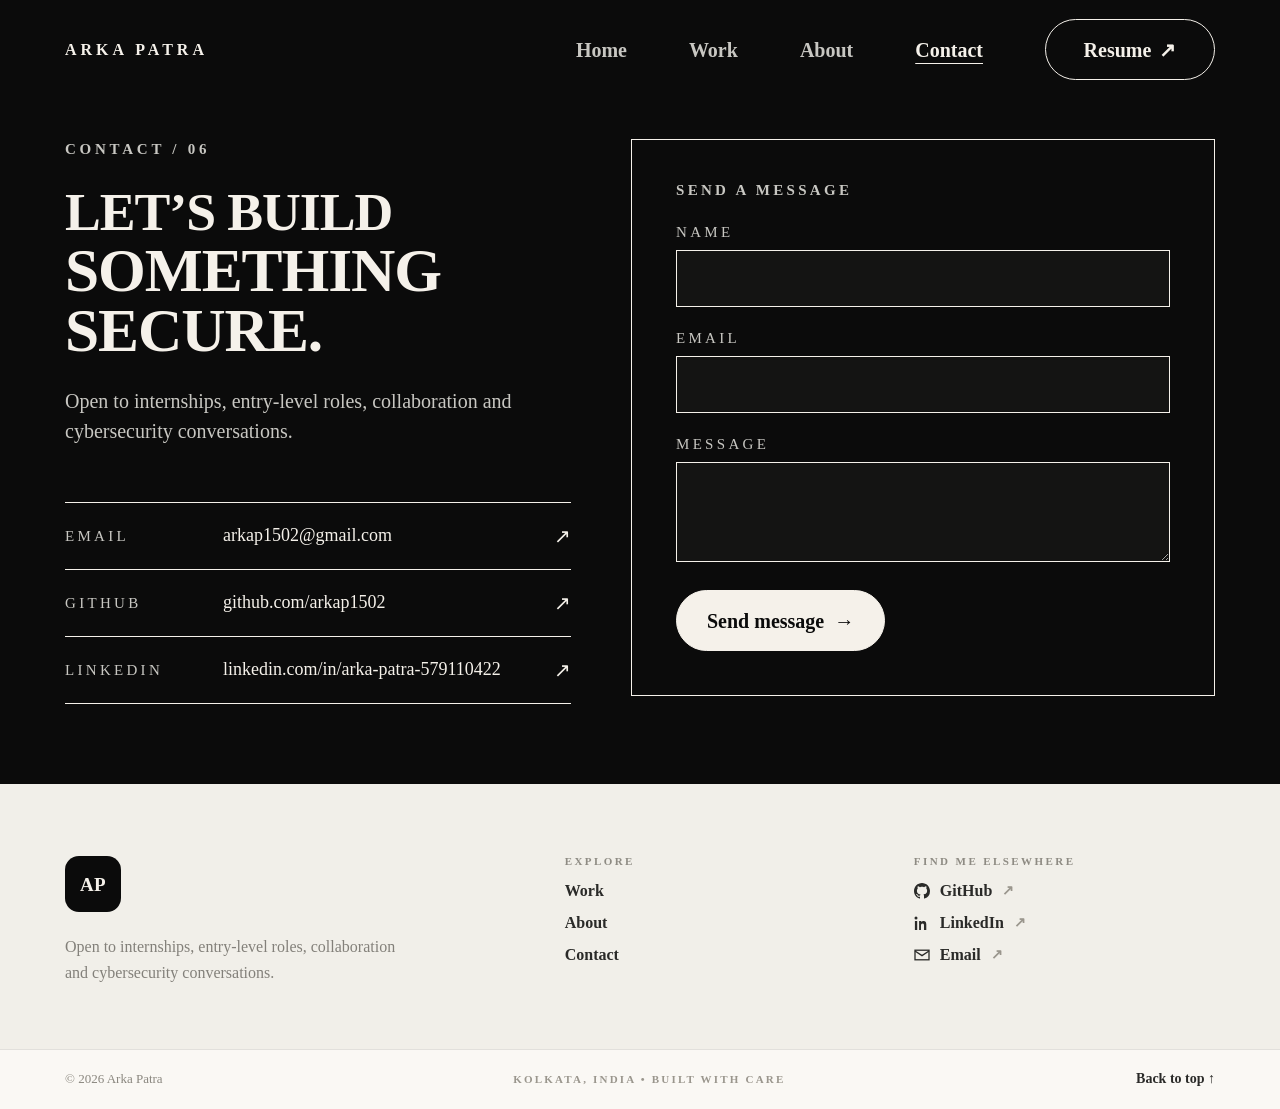
<file: contact.html>
<!DOCTYPE html>
<html lang="en">
<head>
<meta charset="UTF-8">
<meta name="viewport" content="width=device-width, initial-scale=1.0">
<title>Contact — Arka Patra</title>
<meta name="description" content="Contact Arka Patra for internships, entry-level security roles, collaboration and cybersecurity conversations.">
<meta name="theme-color" content="#0B0B0B">
<link rel="icon" href="assets/favicon.svg" type="image/svg+xml">
<link rel="stylesheet" href="assets/css/site.css?v=25">
</head>
<body class="page-brutal page-dark" id="top">

<a class="skip-link" href="#main">Skip to content</a>

<header class="site-head site-head--band">
  <div class="wrap nav">
    <a class="brand" href="index.html">ARKA PATRA</a>
    <nav class="nav-links" aria-label="Primary">
      <a href="index.html">Home</a>
      <a href="projects.html">Work</a>
      <a href="about.html">About</a>
      <a href="contact.html" aria-current="page">Contact</a>
      <a class="nav-cv" href="assets/Arka_Patra_CV_2026.pdf" target="_blank" rel="noopener">Resume <span aria-hidden="true">↗</span></a>
    </nav>
    <button class="nav-toggle" id="menuToggle" type="button" aria-label="Open menu" aria-controls="mobileMenu" aria-expanded="false">
      <span></span><span></span><span></span>
    </button>
  </div>
  <nav class="mobile-menu" id="mobileMenu" aria-label="Mobile">
    <div class="mobile-menu__inner wrap">
      <a href="index.html">Home</a>
      <a href="projects.html">Work</a>
      <a href="about.html">About</a>
      <a href="contact.html" aria-current="page">Contact</a>
      <a href="assets/Arka_Patra_CV_2026.pdf" target="_blank" rel="noopener">Resume ↗</a>
    </div>
  </nav>
</header>

<main id="main">
  <div class="wrap contact-grid">

    <div>
      <p class="label contact-label">Contact / 06</p>
      <h1 class="contact-title">Let’s build <em>something secure.</em></h1>
      <p class="contact-intro">Open to internships, entry-level roles, collaboration and cybersecurity conversations.</p>

      <div class="link-ledger">
        <a href="mailto:arkap1502@gmail.com">
          <span class="label">Email</span>
          <span class="value">arkap1502@gmail.com</span>
          <span class="arrow" aria-hidden="true">↗</span>
        </a>
        <a href="https://github.com/arkap1502" target="_blank" rel="noopener">
          <span class="label">GitHub</span>
          <span class="value">github.com/arkap1502</span>
          <span class="arrow" aria-hidden="true">↗</span>
        </a>
        <a href="https://www.linkedin.com/in/arka-patra-579110422/" target="_blank" rel="noopener">
          <span class="label">LinkedIn</span>
          <span class="value">linkedin.com/in/arka-patra-579110422</span>
          <span class="arrow" aria-hidden="true">↗</span>
        </a>
      </div>
    </div>

    <section class="form-panel" aria-labelledby="formTitle">
      <p class="label" id="formTitle">Send a message</p>
      <form class="form" id="contactForm" novalidate>
        <div class="field">
          <label for="cfName">Name</label>
          <input id="cfName" name="name" type="text" autocomplete="name" aria-describedby="cfNameError">
          <p class="field-error" id="cfNameError" aria-live="polite"></p>
        </div>
        <div class="field">
          <label for="cfEmail">Email</label>
          <input id="cfEmail" name="email" type="email" autocomplete="email" aria-describedby="cfEmailError">
          <p class="field-error" id="cfEmailError" aria-live="polite"></p>
        </div>
        <div class="field">
          <label for="cfMessage">Message</label>
          <textarea id="cfMessage" name="message" rows="3" aria-describedby="cfMessageError"></textarea>
          <p class="field-error" id="cfMessageError" aria-live="polite"></p>
        </div>
        <button class="btn btn--solid" id="cfSubmit" type="submit"><span class="btn-label">Send message</span> <span aria-hidden="true">→</span></button>
        <p class="form-status" id="cfStatus" role="status" aria-live="polite"></p>
      </form>
    </section>

  </div>
</main>

<footer class="site-footer">
  <div class="wrap site-footer__grid">
    <div class="site-footer__brand">
      <span class="site-footer__logo" aria-hidden="true">AP</span>
      <p class="site-footer__tagline">Open to internships, entry-level roles, collaboration and cybersecurity conversations.</p>
    </div>

    <nav class="site-footer__col" aria-label="Explore">
      <p class="site-footer__label">Explore</p>
      <a href="projects.html">Work</a>
      <a href="about.html">About</a>
      <a href="contact.html">Contact</a>
    </nav>

    <div class="site-footer__col">
      <p class="site-footer__label">Find me elsewhere</p>
      <a href="https://github.com/arkap1502" target="_blank" rel="noopener">
        <svg class="site-footer__icon" viewBox="0 0 16 16" fill="currentColor" aria-hidden="true" focusable="false"><path d="M8 0C3.58 0 0 3.58 0 8c0 3.54 2.29 6.53 5.47 7.59.4.07.55-.17.55-.38 0-.19-.01-.82-.01-1.49-2.01.37-2.53-.49-2.69-.94-.09-.23-.48-.94-.82-1.13-.28-.15-.68-.52-.01-.53.63-.01 1.08.58 1.23.82.72 1.21 1.87.87 2.33.66.07-.52.28-.87.51-1.07-1.78-.2-3.64-.89-3.64-3.95 0-.87.31-1.59.82-2.15-.08-.2-.36-1.02.08-2.12 0 0 .67-.21 2.2.82.64-.18 1.32-.27 2-.27s1.36.09 2 .27c1.53-1.04 2.2-.82 2.2-.82.44 1.1.16 1.92.08 2.12.51.56.82 1.27.82 2.15 0 3.07-1.87 3.75-3.65 3.95.29.25.54.73.54 1.48 0 1.07-.01 1.93-.01 2.2 0 .21.15.46.55.38A8.01 8.01 0 0 0 16 8c0-4.42-3.58-8-8-8Z"/></svg>
        GitHub <span class="site-footer__arrow" aria-hidden="true">↗</span>
      </a>
      <a href="https://www.linkedin.com/in/arka-patra-579110422/" target="_blank" rel="noopener">
        <svg class="site-footer__icon" viewBox="0 0 16 16" fill="currentColor" aria-hidden="true" focusable="false"><path d="M2 1.5a1.5 1.5 0 1 1 0 3 1.5 1.5 0 0 1 0-3ZM.9 5.9h2.3V15H.9V5.9Zm4.2 0h2.2v1.2h.03c.31-.58 1.06-1.2 2.19-1.2 2.34 0 2.77 1.54 2.77 3.55V15h-2.3v-4.2c0-1-.02-2.29-1.4-2.29-1.4 0-1.61 1.09-1.61 2.22V15H5.1V5.9Z"/></svg>
        LinkedIn <span class="site-footer__arrow" aria-hidden="true">↗</span>
      </a>
      <a href="mailto:arkap1502@gmail.com">
        <svg class="site-footer__icon" viewBox="0 0 16 16" fill="none" stroke="currentColor" stroke-width="1.3" aria-hidden="true" focusable="false"><rect x="1" y="3.2" width="14" height="9.6"/><path d="m1 4 7 4.6L15 4"/></svg>
        Email <span class="site-footer__arrow" aria-hidden="true">↗</span>
      </a>
    </div>
  </div>

  <div class="site-footer__base">
    <div class="wrap">
      <span class="site-footer__copy">© 2026 Arka Patra</span>
      <span class="site-footer__place">Kolkata, India • Built with care</span>
      <a class="site-footer__top" href="#top">Back to top ↑</a>
    </div>
  </div>
</footer>

<script src="assets/site.js?v=12" defer></script>
</body>
</html>
</file>
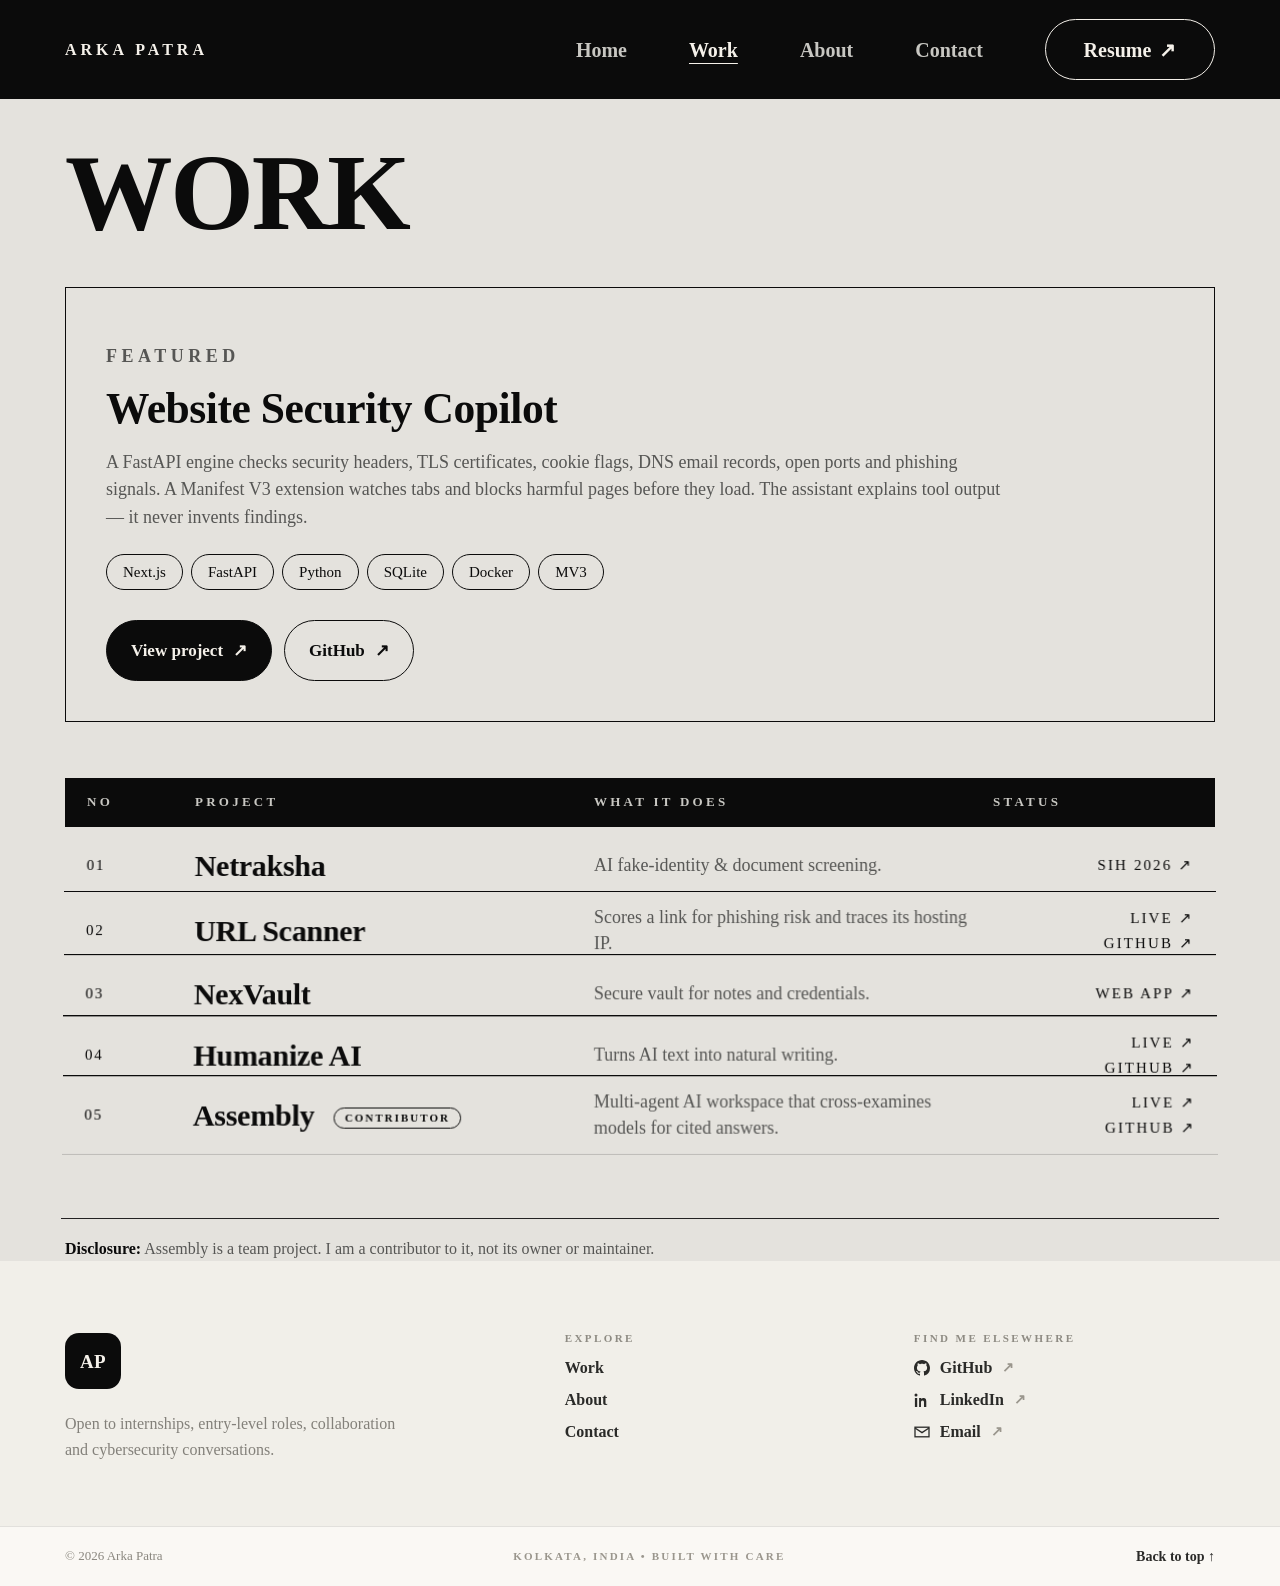
<file: projects.html>
<!DOCTYPE html>
<html lang="en">
<head>
<meta charset="UTF-8">
<meta name="viewport" content="width=device-width, initial-scale=1.0">
<title>Work — Arka Patra</title>
<meta name="description" content="Work by Arka Patra — Website Security Copilot, Netraksha, URL Scanner, NexVault, Humanize AI and Assembly.">
<meta name="theme-color" content="#E4E2DD">
<link rel="icon" href="assets/favicon.svg" type="image/svg+xml">
<link rel="stylesheet" href="assets/css/site.css?v=25">
</head>
<body class="page-brutal" id="top">

<a class="skip-link" href="#main">Skip to content</a>

<header class="site-head site-head--band">
  <div class="wrap nav">
    <a class="brand" href="index.html">ARKA PATRA</a>
    <nav class="nav-links" aria-label="Primary">
      <a href="index.html">Home</a>
      <a href="projects.html" aria-current="page">Work</a>
      <a href="about.html">About</a>
      <a href="contact.html">Contact</a>
      <a class="nav-cv" href="assets/Arka_Patra_CV_2026.pdf" target="_blank" rel="noopener">Resume <span aria-hidden="true">↗</span></a>
    </nav>
    <button class="nav-toggle" id="menuToggle" type="button" aria-label="Open menu" aria-controls="mobileMenu" aria-expanded="false">
      <span></span><span></span><span></span>
    </button>
  </div>
  <nav class="mobile-menu" id="mobileMenu" aria-label="Mobile">
    <div class="mobile-menu__inner wrap">
      <a href="index.html">Home</a>
      <a href="projects.html" aria-current="page">Work</a>
      <a href="about.html">About</a>
      <a href="contact.html">Contact</a>
      <a href="assets/Arka_Patra_CV_2026.pdf" target="_blank" rel="noopener">Resume ↗</a>
    </div>
  </nav>
</header>

<main id="main">
  <div class="wrap">

    <h1 class="work-title">Work</h1>

    <article class="work-feature" id="project-copilot" aria-labelledby="featureTitle">
      <p class="label section-label">Featured</p>
      <h2 id="featureTitle">Website Security Copilot</h2>
      <p>A FastAPI engine checks security headers, TLS certificates, cookie flags, DNS email records, open ports and phishing signals. A Manifest V3 extension watches tabs and blocks harmful pages before they load. The assistant explains tool output — it never invents findings.</p>
      <ul class="chip-row">
        <li class="chip">Next.js</li>
        <li class="chip">FastAPI</li>
        <li class="chip">Python</li>
        <li class="chip">SQLite</li>
        <li class="chip">Docker</li>
        <li class="chip">MV3</li>
      </ul>
      <div class="work-feature__actions">
        <a class="btn btn--solid btn--sm" href="https://website-security-copilot-3m0hij8jl-arkap1502-9053s-projects.vercel.app/" target="_blank" rel="noopener">View project <span aria-hidden="true">↗</span></a>
        <a class="btn btn--ghost btn--sm" href="https://github.com/arkap1502/Website-Security-Copilot" target="_blank" rel="noopener">GitHub <span aria-hidden="true">↗</span></a>
      </div>
    </article>

    <div class="ledger work-ledger">
      <div class="ledger__head" aria-hidden="true">
        <span>No</span>
        <span>Project</span>
        <span>What it does</span>
        <span>Status</span>
      </div>

      <div class="ledger__rows">

        <div class="ledger__row" id="project-netraksha">
          <span class="ledger__no">01</span>
          <span class="ledger__project">Netraksha</span>
          <span class="ledger__what">AI fake-identity &amp; document screening.</span>
          <span class="ledger__status">SIH 2026 <span aria-hidden="true">↗</span></span>
        </div>

        <div class="ledger__row" id="project-url-scanner">
          <span class="ledger__no">02</span>
          <span class="ledger__project">URL Scanner</span>
          <span class="ledger__what">Scores a link for phishing risk and traces its hosting IP.</span>
          <span class="ledger__status ledger__status--stack">
            <a href="https://sentinel-ml-isuc.onrender.com/" target="_blank" rel="noopener">Live <span aria-hidden="true">↗</span></a>
            <a href="https://github.com/arkap1502/URL-Scanner" target="_blank" rel="noopener">GitHub <span aria-hidden="true">↗</span></a>
          </span>
        </div>

        <a class="ledger__row" id="project-nexvault" href="https://secure-vault-system.onrender.com/" target="_blank" rel="noopener">
          <span class="ledger__no">03</span>
          <span class="ledger__project">NexVault</span>
          <span class="ledger__what">Secure vault for notes and credentials.</span>
          <span class="ledger__status">Web app <span aria-hidden="true">↗</span></span>
        </a>

        <div class="ledger__row" id="project-humanize">
          <span class="ledger__no">04</span>
          <span class="ledger__project">Humanize AI</span>
          <span class="ledger__what">Turns AI text into natural writing.</span>
          <span class="ledger__status ledger__status--stack">
            <a href="https://humanize-ai-po7z.onrender.com/" target="_blank" rel="noopener">Live <span aria-hidden="true">↗</span></a>
            <a href="https://github.com/arkap1502/Humanize-AI" target="_blank" rel="noopener">GitHub <span aria-hidden="true">↗</span></a>
          </span>
        </div>

        <div class="ledger__row" id="project-assembly">
          <span class="ledger__no">05</span>
          <span class="ledger__project">Assembly <span class="ledger__tag">Contributor</span></span>
          <span class="ledger__what">Multi-agent AI workspace that cross-examines models for cited answers.</span>
          <span class="ledger__status ledger__status--stack">
            <a href="https://assembly-murex.vercel.app" target="_blank" rel="noopener">Live <span aria-hidden="true">↗</span></a>
            <a href="https://github.com/anubhab7105/Assembly" target="_blank" rel="noopener">GitHub <span aria-hidden="true">↗</span></a>
          </span>
        </div>

      </div>
    </div>

    <p class="ledger__disclosure">
      <strong>Disclosure:</strong> Assembly is a team project. I am a contributor to it, not its owner or maintainer.
    </p>

  </div>
</main>

<footer class="site-footer">
  <div class="wrap site-footer__grid">
    <div class="site-footer__brand">
      <span class="site-footer__logo" aria-hidden="true">AP</span>
      <p class="site-footer__tagline">Open to internships, entry-level roles, collaboration and cybersecurity conversations.</p>
    </div>

    <nav class="site-footer__col" aria-label="Explore">
      <p class="site-footer__label">Explore</p>
      <a href="projects.html">Work</a>
      <a href="about.html">About</a>
      <a href="contact.html">Contact</a>
    </nav>

    <div class="site-footer__col">
      <p class="site-footer__label">Find me elsewhere</p>
      <a href="https://github.com/arkap1502" target="_blank" rel="noopener">
        <svg class="site-footer__icon" viewBox="0 0 16 16" fill="currentColor" aria-hidden="true" focusable="false"><path d="M8 0C3.58 0 0 3.58 0 8c0 3.54 2.29 6.53 5.47 7.59.4.07.55-.17.55-.38 0-.19-.01-.82-.01-1.49-2.01.37-2.53-.49-2.69-.94-.09-.23-.48-.94-.82-1.13-.28-.15-.68-.52-.01-.53.63-.01 1.08.58 1.23.82.72 1.21 1.87.87 2.33.66.07-.52.28-.87.51-1.07-1.78-.2-3.64-.89-3.64-3.95 0-.87.31-1.59.82-2.15-.08-.2-.36-1.02.08-2.12 0 0 .67-.21 2.2.82.64-.18 1.32-.27 2-.27s1.36.09 2 .27c1.53-1.04 2.2-.82 2.2-.82.44 1.1.16 1.92.08 2.12.51.56.82 1.27.82 2.15 0 3.07-1.87 3.75-3.65 3.95.29.25.54.73.54 1.48 0 1.07-.01 1.93-.01 2.2 0 .21.15.46.55.38A8.01 8.01 0 0 0 16 8c0-4.42-3.58-8-8-8Z"/></svg>
        GitHub <span class="site-footer__arrow" aria-hidden="true">↗</span>
      </a>
      <a href="https://www.linkedin.com/in/arka-patra-579110422/" target="_blank" rel="noopener">
        <svg class="site-footer__icon" viewBox="0 0 16 16" fill="currentColor" aria-hidden="true" focusable="false"><path d="M2 1.5a1.5 1.5 0 1 1 0 3 1.5 1.5 0 0 1 0-3ZM.9 5.9h2.3V15H.9V5.9Zm4.2 0h2.2v1.2h.03c.31-.58 1.06-1.2 2.19-1.2 2.34 0 2.77 1.54 2.77 3.55V15h-2.3v-4.2c0-1-.02-2.29-1.4-2.29-1.4 0-1.61 1.09-1.61 2.22V15H5.1V5.9Z"/></svg>
        LinkedIn <span class="site-footer__arrow" aria-hidden="true">↗</span>
      </a>
      <a href="mailto:arkap1502@gmail.com">
        <svg class="site-footer__icon" viewBox="0 0 16 16" fill="none" stroke="currentColor" stroke-width="1.3" aria-hidden="true" focusable="false"><rect x="1" y="3.2" width="14" height="9.6"/><path d="m1 4 7 4.6L15 4"/></svg>
        Email <span class="site-footer__arrow" aria-hidden="true">↗</span>
      </a>
    </div>
  </div>

  <div class="site-footer__base">
    <div class="wrap">
      <span class="site-footer__copy">© 2026 Arka Patra</span>
      <span class="site-footer__place">Kolkata, India • Built with care</span>
      <a class="site-footer__top" href="#top">Back to top ↑</a>
    </div>
  </div>
</footer>

<script src="assets/site.js?v=12" defer></script>
</body>
</html>
</file>
<file: assets/css/site.css>
/* ==========================================================================
   ARKA PATRA — design system (per DESIGN.md)
   One fixed look per page. No theme switch, no dark mode, system fonts only.
   ========================================================================== */

:root {
  --gutter: 65px;
  --max: 1440px;
  --head-h: 93px;

  /* Landing */
  --cream: #F2EEE6;
  --arch: #D9D2C4;
  --ink-l: #141414;
  --text-l: #4A463F;
  --text-l-muted: #6B665D;
  --orange: #C2410C;

  /* Home + Contact */
  --pine: #0F2A22;
  --pine-2: #1E3A30;
  --pine-text: #F3EDE0;
  --clay: #D98B5F;
  --sage: #9DB0A5;
  --sage-light: #C9D4CC;
  --panel: #1D211A;
  --field: #151713;
  --field-border: #546344;
  --lime: #D5F87A;
  --text-c: #EEEEE6;
  --sand: #E9E7E1;

  /* Brutalist */
  --stone: #E4E2DD;
  --black: #0B0B0B;
  --row-hi: #2A2A2A;
  --on-dark: #F5F1EA;
  --on-dark-muted: #C8C7C2;
  --text-s: #565654;
  --photo: #BDBAB3;

  /* Type stacks (system fonts only) — all text renders in Times New Roman */
  --sans: "Times New Roman", Times, serif;
  --mono: "Times New Roman", Times, serif;
  --serif: "Times New Roman", Times, serif;
  --calibri: "Times New Roman", Times, serif;
  --cambria: "Times New Roman", Times, serif;
}

/* --------------------------------------------------------------- base ---- */

*,
*::before,
*::after { box-sizing: border-box; }

html { -webkit-text-size-adjust: 100%; text-size-adjust: 100%; }

body {
  margin: 0;
  font-family: var(--sans);
  font-size: 17px;
  line-height: 1.55;
  overflow-x: hidden;
  background: #fff;
  color: #000;
}

/* `clip` keeps sticky positioning working (overflow: hidden would create a
   scroll container); older engines keep the hidden fallback above. */
@supports (overflow: clip) {
  body { overflow-x: clip; }
}

img { display: block; max-width: 100%; }

h1, h2, h3 { margin: 0; font-weight: 700; }
p, ul, ol, dl, dd, figure { margin: 0; padding: 0; }
ul, ol { list-style: none; }
a { color: inherit; }
button { font: inherit; color: inherit; }

.wrap {
  width: 100%;
  max-width: var(--max);
  margin: 0 auto;
  padding-left: var(--gutter);
  padding-right: var(--gutter);
}

.skip-link {
  position: absolute;
  left: -9999px;
  top: 0;
  z-index: 100;
  background: var(--black);
  color: var(--on-dark);
  padding: 12px 20px;
  font: 700 16px/1 var(--sans);
  text-decoration: none;
}
.skip-link:focus { left: 16px; top: 16px; }

.label {
  font: 700 15px/1.4 var(--mono);
  letter-spacing: 0.25em;
  text-transform: uppercase;
  margin: 0;
}

/* --------------------------------------------------------------- nav ----- */

.site-head { position: relative; z-index: 30; }

.nav {
  display: flex;
  align-items: center;
  justify-content: space-between;
  gap: 40px;
  padding-top: 32px;
}

.brand {
  font: 700 16px/1 var(--mono);
  letter-spacing: 0.25em;
  text-decoration: none;
  white-space: nowrap;
}

.nav-links {
  display: flex;
  align-items: center;
  gap: 62px;
}

.nav-links a {
  font: 700 20px/1 var(--sans);
  text-decoration: none;
  transition: color 0.15s ease;
}

.nav-cv {
  display: inline-flex;
  align-items: center;
  justify-content: center;
  gap: 8px;
  width: 170px;
  height: 61px;
  border: 1.5px solid currentColor;
  border-radius: 999px;
  font: 700 20px/1 var(--sans);
  text-decoration: none;
  transition: background 0.15s ease, color 0.15s ease;
}

.nav-toggle {
  display: none;
  width: 44px;
  height: 44px;
  padding: 0;
  border: 0;
  background: none;
  flex-direction: column;
  justify-content: center;
  gap: 5px;
  cursor: pointer;
  color: inherit;
}
.nav-toggle span {
  display: block;
  width: 26px;
  height: 2px;
  margin: 0 auto;
  background: currentColor;
}

.mobile-menu { display: none; }
.mobile-menu__inner { display: flex; flex-direction: column; padding: 8px 0 28px; }
.mobile-menu a {
  padding: 16px 0;
  font: 700 22px/1 var(--sans);
  text-decoration: none;
  border-bottom: 1px solid currentColor;
}
.mobile-menu a:last-child { border-bottom: 0; }

/* Brutalist nav band */
.site-head--band { background: var(--black); color: var(--on-dark); }
.site-head--band .nav { min-height: 99px; padding-top: 0; padding-bottom: 0; }
.site-head--band .nav-links a:not(.nav-cv) { color: var(--on-dark-muted); }
.site-head--band .nav-links a:not(.nav-cv):hover { color: var(--on-dark); }
.site-head--band .nav-links a[aria-current="page"] {
  color: var(--on-dark);
  text-decoration: underline;
  text-underline-offset: 6px;
  text-decoration-thickness: 1px;
}
.site-head--band .nav-cv { color: var(--on-dark); }
.site-head--band .nav-cv:hover { background: var(--on-dark); color: var(--black); }
.site-head--band .mobile-menu { background: var(--black); }

/* ----------------------------------------------------------- buttons ---- */

.btn {
  display: inline-flex;
  align-items: center;
  justify-content: center;
  gap: 10px;
  height: 61px;
  padding: 0 30px;
  border: 1.5px solid transparent;
  border-radius: 999px;
  font: 700 20px/1 var(--sans);
  text-decoration: none;
  cursor: pointer;
  transition: background 0.15s ease, color 0.15s ease, border-color 0.15s ease;
}

.btn--sm { font-size: 17px; padding: 0 24px; height: 61px; }

.btn--ink { background: var(--ink-l); color: var(--cream); border-color: var(--ink-l); }
.btn--ink:hover { background: transparent; color: var(--ink-l); }

.btn--outline { background: transparent; color: var(--ink-l); border-color: var(--ink-l); }
.btn--outline:hover { background: var(--ink-l); color: var(--cream); }

.btn--clay { background: var(--clay); color: var(--pine); border-color: var(--clay); }
.btn--clay:hover { background: transparent; color: var(--clay); }

.btn--outline-cream { background: transparent; color: var(--pine-text); border-color: var(--pine-text); }
.btn--outline-cream:hover { background: var(--pine-text); color: var(--pine); }

.btn--solid { background: var(--black); color: var(--on-dark); border-color: var(--black); }
.btn--solid:hover { background: transparent; color: var(--black); }

.btn--ghost {
  background: transparent;
  color: var(--black);
  border-color: var(--black);
}
.btn--ghost:hover { background: var(--black); color: var(--on-dark); }

/* ---------------------------------------------------------- home page --- */

/* The home page wears the same brutalist surface as About and Work.
   Only the look changes: the hero still pins and the flow still covers it. */

.hero-shell {
  display: flex;
  min-height: calc(100vh - var(--head-h));
  min-height: calc(100svh - var(--head-h));
}

.home-hero {
  background-color: var(--black);
  color: var(--on-dark);
  width: 100%;
  display: flex;
  flex-direction: column;
  justify-content: center;
}

.home-flow {
  background: var(--stone);
  color: var(--black);
}

html.hero-scroll .home-hero__grid {
  transform-origin: 50% 40%;
  backface-visibility: hidden;
}

@media (min-width: 1024px) {
  html.hero-scroll .hero-shell {
    position: sticky;
    top: 0;
    z-index: 0;
    height: calc(100vh - var(--head-h));
    height: calc(100svh - var(--head-h));
    min-height: 0;
    overflow: hidden;
  }

  html.hero-scroll .home-flow {
    position: relative;
    z-index: 1;
  }

  html.hero-scroll .home-hero__grid { will-change: transform, opacity; }
}

.home-hero__grid {
  display: grid;
  grid-template-columns: minmax(0, 1fr) 580px;
  column-gap: 48px;
  align-items: center;
  width: 100%;
  margin-top: auto;
  margin-bottom: auto;
  padding-top: 26px;
  padding-bottom: 64px;
}

/* Shared by the hero label and the section labels in the light flow. */
.home-hero__label {
  font-size: 13px;
  letter-spacing: 0.22em;
  color: var(--text-s);
}

/* On the dark hero the copy flips to light. */
.home-hero .home-hero__label { color: var(--on-dark-muted); }

.home-hero h1 {
  margin-top: 26px;
  font: 700 clamp(2.6rem, 4.9vw, 84px)/0.95 var(--sans);
  text-transform: uppercase;
  letter-spacing: -0.02em;
  color: var(--on-dark);
}
.home-hero h1 span { display: block; }
.home-hero h1 em { display: block; font-style: normal; color: var(--on-dark); }

.home-hero__intro {
  margin-top: 32px;
  max-width: 560px;
  font: 400 21px/1.4 var(--sans);
  color: var(--on-dark-muted);
}

.home-hero__actions {
  display: flex;
  flex-wrap: wrap;
  gap: 12px;
  margin-top: 44px;
}
.home-hero__actions .btn,
.home-hero__actions .btn--ghost {
  width: auto;
  height: 58px;
  padding: 0 28px;
  font-size: 18px;
}
.home-hero__actions .btn--solid {
  background: var(--on-dark);
  color: var(--black);
  border-color: var(--on-dark);
}
.home-hero__actions .btn--solid:hover { background: transparent; color: var(--on-dark); }
.home-hero__actions .btn--ghost { color: var(--on-dark); border-color: var(--on-dark); }
.home-hero__actions .btn--ghost:hover { background: var(--on-dark); color: var(--black); }

.home-hero__skills {
  display: flex;
  align-items: center;
  flex-wrap: wrap;
  gap: 14px;
  margin-top: 36px;
  font: 700 12px/1 var(--mono);
  letter-spacing: 0.22em;
  text-transform: uppercase;
  color: var(--on-dark-muted);
}
.home-hero__skills [aria-hidden="true"] {
  color: var(--on-dark);
  letter-spacing: 0;
}

.home-hero__media {
  position: relative;
  width: 100%;
  max-width: 580px;
  justify-self: end;
  margin: 0;
  padding-top: 30px;
}

.hero-orbit {
  position: relative;
  display: grid;
  place-items: center;
  aspect-ratio: 1;
}

.hero-orbit__ring {
  position: absolute;
  border: 1px solid rgba(245, 241, 234, 0.22);
  border-radius: 50%;
}
.hero-orbit__ring--outer { inset: 0; }
.hero-orbit__ring--mid { inset: 10%; border-color: rgba(245, 241, 234, 0.32); }
.hero-orbit__ring--inner { inset: 20%; border-color: rgba(245, 241, 234, 0.45); }

.hero-orbit__dot {
  position: absolute;
  top: 50%;
  left: 0;
  width: 7px;
  height: 7px;
  border-radius: 50%;
  transform: translate(-50%, -50%);
  background: var(--black);
  box-shadow: 0 0 0 1px var(--on-dark);
}

/* Each dot rides its own invisible carriage: black on the outer ring,
   orange on the middle ring. */
.hero-orbit__spin {
  position: absolute;
  inset: 0;
  pointer-events: none;
  animation: hero-orbit-spin 14s linear infinite;
}
.hero-orbit__spin--b {
  inset: 10%;
  animation-duration: 20s;
  animation-direction: reverse;
}
.hero-orbit__spin--b .hero-orbit__dot {
  left: auto;
  right: 0;
  transform: translate(50%, -50%);
  background: var(--orange);
  box-shadow: none;
}

@keyframes hero-orbit-spin {
  to { transform: rotate(360deg); }
}

.home-hero__portrait {
  position: relative;
  z-index: 1;
  width: 68%;
  aspect-ratio: 1;
  border-radius: 50%;
  overflow: hidden;
  background: var(--photo);
}
.home-hero__portrait::after {
  content: "";
  position: absolute;
  inset: 0;
  border: 1px solid rgba(245, 241, 234, 0.6);
  border-radius: 50%;
  pointer-events: none;
}
.home-hero__portrait img {
  width: 100%;
  height: 100%;
  object-fit: cover;
  object-position: 50% 18%;
}

.home-hero__place {
  position: absolute;
  top: 0;
  right: 0;
  z-index: 2;
  display: flex;
  flex-direction: column;
  gap: 5px;
  padding: 8px 12px;
  border: 1px solid var(--on-dark);
  background: var(--black);
  text-align: right;
}
.home-hero__place > span:first-child {
  font: 700 12px/1 var(--mono);
  letter-spacing: 0.06em;
  color: var(--on-dark);
}
.home-hero__coords {
  font: 700 8px/1 var(--mono);
  letter-spacing: 0.18em;
  text-transform: uppercase;
  color: var(--on-dark-muted);
}

.hero-bar {
  display: flex;
  align-items: center;
  justify-content: space-between;
  gap: 24px;
  padding: 16px var(--gutter);
  border-top: 1px solid rgba(245, 241, 234, 0.16);
  background: var(--black);
  color: var(--on-dark);
}

.hero-bar__stats {
  display: flex;
  align-items: center;
  gap: 48px;
}

.hero-bar__stat {
  display: inline-flex;
  align-items: center;
  gap: 8px;
  padding: 8px 14px;
  border: 1px solid rgba(245, 241, 234, 0.4);
  border-radius: 999px;
  font: 700 11px/1 var(--mono);
  letter-spacing: 0.22em;
  text-transform: uppercase;
  color: var(--on-dark-muted);
}
.hero-bar__stat b {
  font: 700 11px/1 var(--mono);
  letter-spacing: 0.14em;
  color: var(--on-dark);
}
.hero-bar__mark {
  width: 5px;
  height: 5px;
  border-radius: 1px;
  background: var(--on-dark);
}

.hero-bar__page {
  display: flex;
  align-items: center;
  gap: 9px;
  font: 700 11px/1 var(--mono);
  letter-spacing: 0.22em;
  text-transform: uppercase;
  color: var(--on-dark);
}
.hero-bar__page-no {
  display: grid;
  place-items: center;
  width: 18px;
  height: 18px;
  border: 1px solid rgba(245, 241, 234, 0.6);
  font: 700 9px/1 var(--mono);
  letter-spacing: 0;
  color: var(--on-dark);
}

/* Keep the pinned hero inside short laptop viewports. */
@media (min-width: 1024px) {
  .home-hero__grid { padding-top: 20px; padding-bottom: 36px; }
  .home-hero__media { max-width: min(580px, 62vh); }
}

@media (min-width: 1024px) and (max-height: 700px) {
  html.hero-scroll .hero-shell {
    position: relative;
    height: auto;
    overflow: visible;
  }
  .home-hero__grid { padding-top: 12px; padding-bottom: 14px; }
  .home-hero h1 { margin-top: 14px; }
  .home-hero__intro { margin-top: 18px; }
  .home-hero__actions { margin-top: 20px; }
  .home-hero__skills { margin-top: 18px; }
  .hero-bar { padding-top: 12px; padding-bottom: 12px; }
}

.home-section { margin-top: 88px; }
.home-section h2 {
  margin-top: 18px;
  font: 700 clamp(1.9rem, 3.6vw, 46px)/1.08 var(--sans);
  letter-spacing: -0.01em;
  color: var(--black);
}
.home-section__sub {
  margin-top: 16px;
  max-width: 640px;
  font-size: 18px;
  color: var(--text-s);
}

.panel-pine {
  background: transparent;
  border: 1px solid var(--black);
  padding: 40px;
}
.panel-pine h3 {
  margin-top: 18px;
  font: 700 clamp(1.5rem, 2.6vw, 30px)/1.2 var(--sans);
  color: var(--black);
}
.panel-pine p { margin-top: 14px; color: var(--text-s); font-size: 18px; }
.panel-pine .label { color: var(--text-s); }
.panel-pine .tech {
  font: 700 13px/1.6 var(--mono);
  letter-spacing: 0.2em;
  text-transform: uppercase;
  color: var(--text-s);
}
.panel-pine .btn { margin-top: 28px; }

.home-pair {
  display: grid;
  grid-template-columns: 1fr 1fr;
  gap: 24px;
  margin-top: 24px;
}

.pine-card {
  display: grid;
  grid-template-columns: 1fr;
  gap: 24px;
  padding: 32px;
  background: transparent;
  border: 1px solid var(--black);
}
.pine-card--wide { grid-template-columns: 300px minmax(0, 1fr); align-items: start; }
.pine-card img {
  width: 100%;
  height: auto;
  border: 1px solid var(--black);
}
.pine-card__issuer {
  font: 700 13px/1.4 var(--mono);
  letter-spacing: 0.22em;
  text-transform: uppercase;
  color: var(--text-s);
}
.pine-card h3 {
  margin-top: 12px;
  font: 700 26px/1.2 var(--sans);
  color: var(--black);
}
.pine-card__meta {
  margin-top: 12px;
  font: 400 14px/1.6 var(--mono);
  letter-spacing: 0.12em;
  color: var(--text-s);
}
.pine-card__id { color: var(--black); }
.pine-card__link {
  display: inline-block;
  margin-top: 20px;
  font: 700 16px/1 var(--sans);
  color: var(--black);
  text-decoration: underline;
  text-underline-offset: 4px;
}
.pine-card__link:hover { text-decoration-thickness: 2px; }

.home-certs__list { display: grid; gap: 20px; margin-top: 34px; }
.home-certs .btn { margin-top: 32px; }

/* ------------------------------------------------------- brutalist ------ */

.page-brutal { background: var(--stone); color: var(--black); }

.page-brutal .section { margin-top: 96px; }

.work-title {
  margin-top: 40px;
  font: 700 clamp(4.5rem, 8.4vw, 120px)/1 var(--sans);
  text-transform: uppercase;
  letter-spacing: -0.02em;
}

.work-feature {
  margin-top: 40px;
  border: 1px solid var(--black);
  padding: 40px;
}
.work-feature h2 {
  margin-top: 16px;
  font: 700 clamp(1.9rem, 3.4vw, 44px)/1.1 var(--sans);
  letter-spacing: -0.01em;
}
.work-feature p { margin-top: 16px; color: var(--text-s); font-size: 18px; max-width: 900px; }

.chip-row {
  display: flex;
  flex-wrap: wrap;
  gap: 8px;
  margin-top: 22px;
}
.chip {
  display: inline-flex;
  align-items: center;
  padding: 8px 16px;
  border: 1.5px solid var(--black);
  border-radius: 999px;
  font: 400 15px/1.2 var(--sans);
}

.work-feature__actions {
  display: flex;
  flex-wrap: wrap;
  gap: 12px;
  margin-top: 30px;
}

/* ledger */

.ledger { margin-top: 56px; }

.ledger__head,
.ledger__row {
  display: grid;
  grid-template-columns: 88px 1.05fr 1.05fr 200px;
  align-items: center;
  padding: 0 22px;
  column-gap: 20px;
}

.ledger__head {
  background: var(--black);
  color: var(--on-dark-muted);
  min-height: 48px;
  font: 700 13px/1.4 var(--mono);
  letter-spacing: 0.25em;
  text-transform: uppercase;
}

.ledger__rows { border-bottom: 1px solid var(--black); }

.ledger__row {
  min-height: 78px;
  border-top: 1px solid var(--black);
  text-decoration: none;
  color: var(--black);
  transition: background 0.15s ease, color 0.15s ease;
}

/* every project row in the Work ledger lights up on hover, whether or not the
   row itself is a link; :focus-within gives keyboard users the same state */
.work-ledger .ledger__row:hover,
.work-ledger .ledger__row:focus-within { background: var(--row-hi); color: var(--on-dark); }

.ledger__no { font: 400 15px/1.4 var(--mono); letter-spacing: 0.12em; }
.ledger__project { font: 700 30px/1.2 var(--sans); letter-spacing: -0.01em; }
.ledger__what { font: 400 18px/1.4 var(--sans); color: var(--text-s); transition: color 0.15s ease; }
.ledger__status {
  font: 400 15px/1.4 var(--mono);
  letter-spacing: 0.14em;
  text-transform: uppercase;
  text-align: right;
}

.work-ledger .ledger__row:hover .ledger__what,
.work-ledger .ledger__row:focus-within .ledger__what { color: var(--on-dark-muted); }

/* contributor entry */

.ledger__tag {
  display: inline-block;
  margin-left: 12px;
  padding: 4px 10px;
  border: 1.5px solid var(--black);
  border-radius: 999px;
  font: 700 11px/1 var(--mono);
  letter-spacing: 0.18em;
  text-transform: uppercase;
  vertical-align: middle;
  white-space: nowrap;
  transition: border-color 0.15s ease;
}

.work-ledger .ledger__row:hover .ledger__tag,
.work-ledger .ledger__row:focus-within .ledger__tag { border-color: var(--on-dark); }

.ledger__status a {
  text-decoration: none;
  white-space: nowrap;
}
.ledger__status a:hover,
.ledger__status a:focus-visible { text-decoration: underline; text-underline-offset: 3px; }

.ledger__status--stack {
  display: flex;
  flex-direction: column;
  align-items: flex-end;
  gap: 4px;
}

.ledger__disclosure {
  margin-top: 20px;
  max-width: 900px;
  font: 400 16px/1.5 var(--sans);
  color: var(--text-s);
}
.ledger__disclosure strong { color: var(--black); }

/* -------------------------------------------------- ledger card shuffle --- */

/* The five Work rows begin as a shallow, slightly turned deck and fan into
   the exact ledger as the section rises. Only transforms are written, so
   widths, type, flow height and links never move. JS adds .has-deck, so
   without scripting (or with reduced motion) the ledger stays untouched. */

.work-ledger.has-deck { perspective: 1600px; perspective-origin: 50% 20%; }

.work-ledger.has-deck .ledger__rows {
  transform-origin: 50% 0;
  transform: rotateX(var(--deck-plane, 0deg));
  will-change: transform;
}

.work-ledger.has-deck .ledger__row {
  position: relative;
  z-index: var(--deck-layer, 1);
  transform-origin: 50% 0;
  transform: translate3d(
    0,
    calc(var(--deck-y, 0px) + var(--deck-lift, 0px)),
    0
  );
}

/* While the rows are stacked they borrow the page surface so a card hides
   the one beneath it, and a hard hairline shadow separates the sheets. A
   blurred shadow here is repainted on every scroll frame and made the deck
   lag, so the cast is a crisp edge instead — free to composite. */
.work-ledger.has-deck:not(.is-settled) .ledger__row {
  background: var(--stone);
  box-shadow: 0 1px 0 rgba(11, 11, 11, 0.16);
}
/* Hover belongs to the landed deck, so mid-shuffle the row keeps its resting
   colours instead of flashing dark under the cursor. */
.work-ledger.has-deck:not(.is-settled) .ledger__row:hover,
.work-ledger.has-deck:not(.is-settled) .ledger__row:focus-within {
  background: var(--stone);
  color: var(--black);
}
.work-ledger.has-deck:not(.is-settled) .ledger__row:hover .ledger__what,
.work-ledger.has-deck:not(.is-settled) .ledger__row:focus-within .ledger__what { color: var(--text-s); }
.work-ledger.has-deck:not(.is-settled) .ledger__row:hover .ledger__tag,
.work-ledger.has-deck:not(.is-settled) .ledger__row:focus-within .ledger__tag { border-color: var(--black); }

.work-ledger.has-deck:not(.is-settled) .ledger__row { will-change: transform; }

/* Once the deck has landed the row can lift a hair on hover; during the
   shuffle the transform belongs to the scroll position alone. */
.work-ledger.is-settled .ledger__row {
  transition:
    background 0.15s ease,
    color 0.15s ease,
    box-shadow 0.24s ease,
    transform 0.24s cubic-bezier(0.22, 0.61, 0.36, 1);
}

@media (hover: hover) {
  .work-ledger.is-settled .ledger__row:hover,
  .work-ledger.is-settled .ledger__row:focus-within { --deck-lift: -3px; }
}

/* marquee */

.marquee {
  margin-top: 72px;
  background: var(--black);
  color: var(--on-dark);
  min-height: 73px;
  display: flex;
  align-items: center;
  overflow: hidden;
}
.marquee p {
  white-space: nowrap;
  font: 700 15px/1 var(--mono);
  letter-spacing: 0.3em;
  text-transform: uppercase;
  padding-left: 22px;
}

/* about */

.about-hero {
  display: grid;
  grid-template-columns: minmax(0, 1fr) 386px;
  column-gap: 60px;
  align-items: start;
  padding-top: 26px;
  padding-bottom: 64px;
}

.about-hero h1 {
  margin-top: 0;
  font: 700 clamp(4.5rem, 13.3vw, 192px)/0.93 var(--sans);
  text-transform: uppercase;
  letter-spacing: -0.03em;
}

.about-hero__intro {
  margin-top: 32px;
  max-width: 560px;
  font: 400 21px/1.4 var(--sans);
  color: var(--text-s);
}
.about-hero .btn { margin-top: 76px; width: 252px; }

.about-hero__figure { margin-top: 17px; }
.about-hero__photo {
  background: var(--photo);
  width: 386px;
  max-width: 100%;
  border-radius: 28px;
  overflow: hidden;
}
.about-hero__photo img {
  display: block;
  width: 100%;
  height: auto;
  aspect-ratio: 386 / 481;
  object-fit: cover;
  object-position: center top;
  border-radius: 28px;
}
.about-hero figcaption {
  margin-top: 14px;
  font: 700 12px/1.5 var(--mono);
  letter-spacing: 0.2em;
  text-transform: uppercase;
  color: var(--text-s);
}

.section-label { color: var(--text-s); }

.section-title {
  margin-top: 18px;
  font: 700 clamp(1.9rem, 3.6vw, 46px)/1.08 var(--sans);
  letter-spacing: -0.01em;
}

.section-line {
  margin-top: 16px;
  max-width: 720px;
  font: 400 18px/1.5 var(--sans);
  color: var(--text-s);
}

.profile-grid {
  display: grid;
  grid-template-columns: minmax(0, 1fr) minmax(0, 1fr);
  gap: 48px;
  margin-top: 40px;
  align-items: start;
}
.profile-grid__bio p {
  color: var(--text-s);
  font-size: 18px;
  line-height: 1.6;
}
.profile-grid__bio p + p { margin-top: 14px; }

.profile-facts {
  margin-top: 48px;
  max-width: 460px;
  border-top: 1px solid var(--black);
}
.profile-facts__row {
  display: grid;
  grid-template-columns: 148px minmax(0, 1fr);
  gap: 16px;
  padding: 14px 0;
  border-bottom: 1px solid rgba(11, 11, 11, 0.18);
  font-size: 17px;
  line-height: 1.45;
}
.profile-facts dt {
  font: 700 12px/1.7 var(--mono);
  letter-spacing: 0.2em;
  text-transform: uppercase;
  color: var(--text-s);
}
.profile-facts dd { color: var(--black); }
.profile-facts dd a { text-decoration: underline; text-underline-offset: 3px; }
.profile-facts dd a:hover { color: var(--orange); }

.two-col-ledger { border-top: 1px solid var(--black); }
.two-col-ledger__head {
  display: grid;
  grid-template-columns: 1fr 1fr;
  background: var(--black);
  color: var(--on-dark-muted);
  min-height: 48px;
  align-items: center;
  font: 700 13px/1.4 var(--mono);
  letter-spacing: 0.25em;
  text-transform: uppercase;
}
.two-col-ledger__head span { padding: 0 22px; }
.two-col-ledger__body {
  display: grid;
  grid-template-columns: 1fr 1fr;
  border-bottom: 1px solid var(--black);
}
.two-col-ledger__body > div {
  padding: 24px 22px;
  border-left: 1px solid var(--black);
  color: var(--text-s);
  font-size: 17px;
  line-height: 1.55;
}
.two-col-ledger__body > div:first-child { border-left: 0; }
.two-col-ledger__body strong { color: var(--black); }
.two-col-ledger__body li + li { margin-top: 14px; }

/* skills matrix */

.matrix {
  display: grid;
  grid-template-columns: repeat(3, 1fr);
  margin-top: 40px;
  border-top: 1px solid var(--black);
}
.matrix__col {
  padding: 32px 30px 34px 0;
  border-right: 1px solid var(--black);
}
.matrix__col:last-child { border-right: 0; padding-right: 0; }
.matrix__col + .matrix__col { padding-left: 30px; }

.matrix__index {
  display: inline-flex;
  align-items: center;
  justify-content: center;
  width: 34px;
  height: 34px;
  background: var(--black);
  color: var(--on-dark);
  font: 700 13px/1 var(--mono);
  letter-spacing: 0.06em;
}
.matrix__col h3 {
  margin-top: 18px;
  font: 700 26px/1.2 var(--sans);
}
.matrix__sub {
  margin-top: 10px;
  font: 400 16px/1.4 var(--sans);
  color: var(--text-s);
}

.chip-grid {
  display: grid;
  grid-template-columns: 1fr 1fr;
  gap: 8px;
  margin-top: 22px;
}

.chip-btn {
  display: inline-flex;
  align-items: center;
  justify-content: center;
  padding: 8px 14px;
  border: 1.5px solid var(--black);
  border-radius: 999px;
  background: transparent;
  color: var(--black);
  font: 400 15px/1.2 var(--sans);
  text-align: center;
  cursor: pointer;
  transition: background 0.15s ease, color 0.15s ease;
}
.chip-btn:hover { background: var(--row-hi); color: var(--on-dark); }
.chip-btn[aria-pressed="true"] { background: var(--black); color: var(--on-dark); }

.matrix__used { margin-top: 24px; }
.matrix__used .label { color: var(--text-s); letter-spacing: 0.22em; }
.matrix__used p {
  margin-top: 8px;
  font: 400 15px/1.5 var(--mono);
  color: var(--black);
}

.readout {
  display: grid;
  grid-template-columns: 320px minmax(0, 1fr);
  gap: 24px;
  align-items: center;
  margin-top: 0;
  padding: 16px 24px;
  min-height: 72px;
  background: var(--black);
  color: var(--on-dark);
}
.readout__label b {
  display: block;
  font: 700 15px/1.3 var(--mono);
  letter-spacing: 0.18em;
  text-transform: uppercase;
}
.readout__sub {
  display: block;
  margin-top: 4px;
  font: 400 12px/1.4 var(--mono);
  letter-spacing: 0.22em;
  text-transform: uppercase;
  color: var(--on-dark-muted);
}
.readout__body {
  display: flex;
  flex-wrap: wrap;
  align-items: center;
  gap: 8px;
  font: 400 15px/1.5 var(--mono);
  color: var(--on-dark-muted);
}
.readout__build {
  display: inline-flex;
  align-items: center;
  gap: 6px;
  padding: 8px 16px;
  border: 1.5px solid var(--on-dark);
  border-radius: 999px;
  font: 400 15px/1 var(--sans);
  color: var(--on-dark);
  text-decoration: none;
}
a.readout__build:hover { background: var(--on-dark); color: var(--black); }

/* technical skills ledger */

.tech-ledger { margin-top: 40px; }
.tech-ledger .ledger__head,
.tech-ledger .ledger__row {
  grid-template-columns: 300px minmax(0, 1fr);
  align-items: center;
}
.tech-ledger .ledger__row { min-height: 86px; }
.tech-ledger .ledger__group {
  font: 400 15px/1.4 var(--mono);
  letter-spacing: 0.14em;
  text-transform: uppercase;
  color: var(--black);
}
.tech-ledger .chip-list { display: flex; flex-wrap: wrap; gap: 8px; }

/* journey */

.journey { margin-top: 40px; }
.journey .ledger__row {
  grid-template-columns: 88px 300px minmax(0, 1fr);
  min-height: 78px;
}
.journey .ledger__project { font-size: 26px; }
.journey .ledger__what { color: var(--text-s); }

/* ---------------------------------------------------------- cert page --- */

.back-link {
  display: inline-block;
  margin-top: 34px;
  font: 400 15px/1 var(--mono);
  letter-spacing: 0.22em;
  text-transform: uppercase;
  color: var(--black);
  text-decoration: none;
}
.back-link:hover { text-decoration: underline; text-underline-offset: 5px; }

.cert-title {
  margin-top: 22px;
  font: 700 clamp(3.2rem, 7vw, 100px)/1 var(--sans);
  text-transform: uppercase;
  letter-spacing: -0.02em;
}

.cert {
  display: grid;
  grid-template-columns: 380px minmax(0, 1fr);
  gap: 36px;
  margin-top: 40px;
  padding: 32px;
  border: 1px solid var(--black);
}
.cert--text { grid-template-columns: minmax(0, 1fr); }
.cert img { width: 100%; height: auto; border: 1px solid var(--black); }
.cert__issuer {
  font: 700 13px/1.4 var(--mono);
  letter-spacing: 0.22em;
  text-transform: uppercase;
  color: var(--text-s);
}
.cert h2 {
  margin-top: 14px;
  font: 700 clamp(1.7rem, 3vw, 38px)/1.15 var(--sans);
  letter-spacing: -0.01em;
}
.cert p { margin-top: 14px; color: var(--text-s); font-size: 18px; max-width: 720px; }
.cert dl { margin-top: 22px; display: grid; gap: 8px; }
.cert dl div { display: flex; flex-wrap: wrap; gap: 12px; }
.cert dt {
  min-width: 120px;
  font: 400 12px/1.6 var(--mono);
  letter-spacing: 0.2em;
  text-transform: uppercase;
  color: var(--text-s);
}
.cert dd { font: 400 16px/1.5 var(--sans); color: var(--black); }
.cert__actions { display: flex; flex-wrap: wrap; gap: 12px; margin-top: 26px; }

.cert-link {
  display: inline-block;
  margin-top: 22px;
  font: 700 16px/1 var(--sans);
  color: var(--black);
  text-decoration: underline;
  text-underline-offset: 5px;
}

.vault-head {
  display: flex;
  align-items: baseline;
  justify-content: space-between;
  gap: 20px;
  margin-top: 72px;
  padding-bottom: 16px;
  border-bottom: 1px solid var(--black);
}
.vault-head .label { color: var(--text-s); }
.vault-head span {
  font: 400 13px/1.4 var(--mono);
  letter-spacing: 0.2em;
  text-transform: uppercase;
  color: var(--text-s);
}

.vault {
  display: grid;
  grid-template-columns: repeat(4, 1fr);
  gap: 24px;
  margin-top: 24px;
}

.cert-card {
  display: flex;
  flex-direction: column;
  gap: 10px;
  padding: 22px;
  border: 1px solid var(--black);
  text-decoration: none;
  color: var(--black);
  transition: background 0.15s ease, color 0.15s ease;
}
.cert-card:hover { background: var(--black); color: var(--on-dark); }
.cert-card__issuer {
  font: 700 12px/1.5 var(--mono);
  letter-spacing: 0.18em;
  text-transform: uppercase;
  color: var(--text-s);
}
.cert-card:hover .cert-card__issuer,
.cert-card:hover .cert-card__meta { color: var(--on-dark-muted); }
.cert-card__title { font: 700 20px/1.25 var(--sans); }
.cert-card__meta {
  font: 400 13px/1.5 var(--mono);
  letter-spacing: 0.1em;
  color: var(--text-s);
  margin-top: auto;
}
.cert-card__open { font: 700 15px/1 var(--sans); }

.cert-note {
  margin-top: 24px;
  font: 400 13px/1.5 var(--mono);
  letter-spacing: 0.18em;
  text-transform: uppercase;
  color: var(--text-s);
}

/* ---------------------------------------------------------- contact ----- */

.contact-grid {
  display: grid;
  grid-template-columns: minmax(0, 1fr) 584px;
  gap: 60px;
  align-items: start;
  padding-top: 40px;
  padding-bottom: 80px;
}

.contact-label { color: var(--text-s); }

.contact-title {
  margin-top: 26px;
  font: 700 clamp(2.2rem, 4.2vw, 60px)/1 var(--sans);
  text-transform: uppercase;
  letter-spacing: -0.02em;
  color: var(--black);
}
.contact-title em {
  display: block;
  font: 700 clamp(2.4rem, 4.8vw, 68px)/0.98 var(--sans);
  font-style: normal;
  color: var(--black);
}

.contact-intro {
  margin-top: 26px;
  max-width: 520px;
  font: 400 20px/1.5 var(--sans);
  color: var(--text-s);
}

.link-ledger {
  margin-top: 56px;
  border-top: 1px solid var(--black);
}
.link-ledger a {
  display: grid;
  grid-template-columns: 142px minmax(0, 1fr) auto;
  align-items: center;
  gap: 16px;
  min-height: 67px;
  border-bottom: 1px solid var(--black);
  text-decoration: none;
}
.link-ledger .label {
  font: 400 15px/1 var(--mono);
  letter-spacing: 0.22em;
  color: var(--text-s);
}
.link-ledger .value {
  font: 400 18px/1.3 var(--sans);
  color: var(--black);
  overflow-wrap: anywhere;
}
.link-ledger .arrow { color: var(--black); font-size: 20px; }
.link-ledger a:hover .value { text-decoration: underline; text-underline-offset: 4px; }

.form-panel {
  background: transparent;
  border: 1px solid var(--black);
  padding: 40px 44px 44px;
}
.form-panel > .label { color: var(--text-s); letter-spacing: 0.22em; }

.form { margin-top: 8px; }
.field { display: flex; flex-direction: column; gap: 10px; margin-top: 24px; }
.field label {
  font: 400 15px/1 var(--mono);
  letter-spacing: 0.22em;
  text-transform: uppercase;
  color: var(--text-s);
}
.field input,
.field textarea {
  width: 100%;
  background: #FBFAF7;
  border: 1.5px solid var(--black);
  border-radius: 0;
  color: var(--black);
  font: 400 17px/1.4 var(--sans);
  padding: 0 16px;
}
.field input { height: 57px; }
.field textarea { height: 100px; padding: 14px 16px; resize: vertical; }
.field input::placeholder,
.field textarea::placeholder { color: #8A877F; }
.field input:focus,
.field textarea:focus { outline: 3px solid var(--black); outline-offset: 3px; }

.field-error {
  font: 400 15px/1.4 var(--sans);
  color: var(--black);
  padding-left: 12px;
  border-left: 3px solid var(--orange);
}
.field-error:empty { display: none; }

.form .btn { margin-top: 28px; }

.form-status {
  margin-top: 16px;
  font: 400 15px/1.5 var(--sans);
  color: var(--black);
  padding-left: 12px;
  border-left: 3px solid var(--black);
}
.form-status:empty { display: none; }
.form-status.is-error { border-left-color: var(--orange); }

/* ---------------------------------------------------- contact dark ------ */

.page-dark { background: var(--black); color: var(--on-dark); }

.page-dark .skip-link { background: var(--on-dark); color: var(--black); }

.page-dark .contact-label { color: var(--on-dark-muted); }

.page-dark .contact-title,
.page-dark .contact-title em { color: var(--on-dark); }

.page-dark .contact-intro { color: var(--on-dark-muted); }

.page-dark .link-ledger { border-top-color: var(--on-dark); }
.page-dark .link-ledger a { border-bottom-color: var(--on-dark); }
.page-dark .link-ledger .label { color: var(--on-dark-muted); }
.page-dark .link-ledger .value { color: var(--on-dark); }
.page-dark .link-ledger .arrow { color: var(--on-dark); }

.page-dark .form-panel { border-color: var(--on-dark); }
.page-dark .form-panel > .label { color: var(--on-dark-muted); }
.page-dark .field label { color: var(--on-dark-muted); }
.page-dark .field input,
.page-dark .field textarea {
  background: #141413;
  border-color: var(--on-dark);
  color: var(--on-dark);
}
.page-dark .field input::placeholder,
.page-dark .field textarea::placeholder { color: rgba(245, 241, 234, 0.45); }
.page-dark .field input:focus,
.page-dark .field textarea:focus { outline-color: var(--on-dark); }

.page-dark .field-error { color: var(--on-dark); }
.page-dark .form-status { color: var(--on-dark); border-left-color: var(--on-dark); }
.page-dark .form-status.is-error { border-left-color: var(--orange); }

.page-dark .form .btn--solid {
  background: var(--on-dark);
  color: var(--black);
  border-color: var(--on-dark);
}
.page-dark .form .btn--solid:hover { background: transparent; color: var(--on-dark); }

/* ------------------------------------------------------------ focus ----- */

.page-brutal :focus-visible { outline: 3px solid var(--black); outline-offset: 3px; }
.page-dark :focus-visible { outline-color: var(--on-dark); }
.home-hero :focus-visible { outline-color: var(--on-dark); }
.site-head--band :focus-visible { outline-color: var(--on-dark); }

/* --------------------------------------------------------- site footer --- */

.site-footer {
  background: #F1EFE9;
  color: #7C7970;
  padding-top: 72px;
}

.site-footer__grid {
  display: grid;
  grid-template-columns: minmax(0, 1.5fr) minmax(0, 1fr) minmax(0, 1fr);
  gap: 48px;
  padding-bottom: 64px;
}

.site-footer__logo {
  display: inline-flex;
  align-items: center;
  justify-content: center;
  width: 56px;
  height: 56px;
  border-radius: 14px;
  background: var(--black);
  color: var(--on-dark);
  font: 700 19px/1 var(--sans);
  letter-spacing: 0.02em;
}

.site-footer__tagline {
  margin-top: 22px;
  max-width: 340px;
  font: 400 16px/1.6 var(--sans);
  color: #83807A;
}

.site-footer__col {
  display: flex;
  flex-direction: column;
  align-items: flex-start;
  gap: 16px;
}

.site-footer__label {
  font: 700 11px/1 var(--mono);
  letter-spacing: 0.22em;
  text-transform: uppercase;
  color: #8E8B83;
}

.site-footer__col a {
  display: inline-flex;
  align-items: center;
  gap: 10px;
  font: 700 16px/1 var(--sans);
  color: #2A2A28;
  text-decoration: none;
}
.site-footer__col a:hover { text-decoration: underline; text-underline-offset: 4px; }

.site-footer__icon { width: 16px; height: 16px; flex: none; }
.site-footer__arrow { color: #9A968D; font-size: 14px; }

.site-footer__base {
  background: #FAF8F4;
  border-top: 1px solid rgba(11, 11, 11, 0.1);
}
.site-footer__base .wrap {
  display: flex;
  align-items: center;
  justify-content: space-between;
  gap: 16px;
  padding-top: 20px;
  padding-bottom: 20px;
}
.site-footer__copy { font: 400 13px/1.4 var(--sans); color: #8A877F; }
.site-footer__place {
  font: 700 11px/1.4 var(--mono);
  letter-spacing: 0.2em;
  text-transform: uppercase;
  color: #9A968D;
}
.site-footer__top { font: 700 14px/1 var(--sans); color: #2A2A28; text-decoration: none; }
.site-footer__top:hover { text-decoration: underline; text-underline-offset: 4px; }

/* ------------------------------------------------------- responsive ----- */

@media (max-width: 1180px) {
  .home-hero__grid { grid-template-columns: minmax(0, 1fr) 400px; }
  .contact-grid { grid-template-columns: minmax(0, 1fr) 480px; gap: 40px; }
  .ledger__head,
  .ledger__row { grid-template-columns: 70px 1fr 1fr 160px; }
  .vault { grid-template-columns: repeat(3, 1fr); }
}

@media (max-width: 1023px) {
  :root { --gutter: 40px; }

  .nav-links { gap: 34px; }
  .nav-cv { width: 150px; height: 54px; font-size: 18px; }

  .home-hero__grid {
    grid-template-columns: minmax(0, 1fr);
    row-gap: 48px;
  }
  .home-hero__media { width: 100%; max-width: 360px; justify-self: center; }

  .home-pair { grid-template-columns: 1fr; }

  .about-hero { grid-template-columns: minmax(0, 1fr); row-gap: 40px; }
  .about-hero .btn { margin-top: 36px; }
  .about-hero__photo { max-width: 386px; }

  .profile-grid { grid-template-columns: 1fr; gap: 32px; }
  .profile-facts { margin-top: 36px; max-width: none; }

  .matrix { grid-template-columns: 1fr; border-top: 1px solid var(--black); }
  .matrix__col {
    border-right: 0;
    border-bottom: 1px solid var(--black);
    padding: 28px 0;
  }
  .matrix__col + .matrix__col { padding-left: 0; }
  .matrix__col:last-child { border-bottom: 0; }

  .readout { grid-template-columns: 1fr; gap: 12px; padding: 20px 24px; }

  .tech-ledger .ledger__head,
  .tech-ledger .ledger__row { grid-template-columns: 200px minmax(0, 1fr); }

  .cert { grid-template-columns: 1fr; }
  .cert img { max-width: 520px; }

  .contact-grid { grid-template-columns: 1fr; gap: 48px; }
  .form-panel { padding: 32px; }
}

@media (max-width: 900px) {
  .site-footer__grid { grid-template-columns: 1fr 1fr; row-gap: 40px; }

  .ledger__head { display: none; }
  .ledger__row {
    grid-template-columns: 56px minmax(0, 1fr);
    row-gap: 8px;
    padding: 20px 22px;
  }
  .ledger__no { grid-row: 1; }
  .ledger__project { grid-column: 2; }
  .ledger__what { grid-column: 2; }
  .ledger__status { grid-column: 2; text-align: left; }
  .ledger__status--stack { flex-direction: row; align-items: flex-start; gap: 14px; }

  .journey .ledger__row { grid-template-columns: 56px minmax(0, 1fr); }
  .journey .ledger__project { font-size: 22px; }

  .tech-ledger .ledger__head { display: none; }
  .tech-ledger .ledger__row { grid-template-columns: minmax(0, 1fr); row-gap: 14px; padding: 22px; }

  .vault { grid-template-columns: repeat(2, 1fr); }
  .two-col-ledger__head { grid-template-columns: 1fr; }
  .two-col-ledger__head span + span { display: none; }
  .two-col-ledger__body { grid-template-columns: 1fr; }
  .two-col-ledger__body > div { border-left: 0; border-top: 1px solid var(--black); }
}

@media (max-width: 820px) {
  .nav-links { display: none; }
  .nav-toggle { display: flex; }
  .site-head.is-open .mobile-menu { display: block; }
  .site-head--band .nav { min-height: 72px; padding-top: 12px; padding-bottom: 12px; }
  .site-head--band.is-open .nav { min-height: 0; }
  .site-head--band .mobile-menu { color: var(--on-dark); }
}

@media (max-width: 639px) {
  :root { --gutter: 24px; --head-h: 66px; }

  .nav { padding-top: 22px; }

  .home-hero .btn,
  .about-hero .btn { width: 100%; }

  .home-hero__grid { padding-top: 24px; padding-bottom: 32px; row-gap: 44px; }
  .home-hero__media { max-width: 300px; }
  .home-hero__intro { font-size: 18px; }
  .home-hero__actions { margin-top: 28px; }
  .home-hero__actions .btn,
  .home-hero__actions .btn--ghost { width: 100%; }
  .home-hero__skills { gap: 10px; font-size: 10px; letter-spacing: 0.18em; }

  .hero-bar {
    flex-direction: column;
    align-items: flex-start;
    gap: 14px;
    padding: 14px var(--gutter);
  }
  .hero-bar__stats { flex-wrap: wrap; gap: 10px; }
  .hero-bar__stat { padding: 7px 12px; font-size: 9px; letter-spacing: 0.18em; }
  .hero-bar__page { font-size: 9px; letter-spacing: 0.18em; }

  .panel-pine { padding: 26px; }
  .pine-card,
  .pine-card--wide { grid-template-columns: minmax(0, 1fr); padding: 24px; }

  .work-title { font-size: clamp(3.2rem, 18vw, 72px); margin-top: 28px; }
  .work-feature { padding: 24px; }

  .ledger__row { grid-template-columns: minmax(0, 1fr); }
  .ledger__no { grid-row: auto; grid-column: 1; }
  .ledger__project { grid-column: 1; font-size: 24px; }
  .ledger__what { grid-column: 1; font-size: 16px; }
  .ledger__status { grid-column: 1; }
  .journey .ledger__row { grid-template-columns: minmax(0, 1fr); }
  .journey .ledger__project { grid-column: 1; }

  .marquee p { font-size: 12px; letter-spacing: 0.22em; }

  .about-hero h1 { font-size: clamp(3.6rem, 20vw, 5.5rem); }

  .chip-grid { grid-template-columns: 1fr; }
  .readout { padding: 18px; }

  .cert { padding: 22px; }
  .cert-title { font-size: clamp(2.4rem, 13vw, 3.4rem); }
  .vault { grid-template-columns: 1fr; }

  .site-footer { padding-top: 48px; }
  .site-footer__grid { grid-template-columns: 1fr; padding-bottom: 40px; }
  .site-footer__base .wrap { flex-direction: column; align-items: flex-start; gap: 10px; }

  .contact-title { font-size: 2.2rem; }
  .contact-title em { font-size: 2.6rem; }
  .contact-intro { font-size: 18px; }
  .link-ledger a { grid-template-columns: 104px minmax(0, 1fr) auto; gap: 10px; }
  .link-ledger .value { font-size: 15px; }
  .form-panel { padding: 24px; }
  .form .btn { width: 100%; }
}

@media (prefers-reduced-motion: reduce) {
  *,
  *::before,
  *::after {
    transition-duration: 0.01ms !important;
    animation-duration: 0.01ms !important;
    animation-iteration-count: 1 !important;
    scroll-behavior: auto !important;
  }
}
</file>
